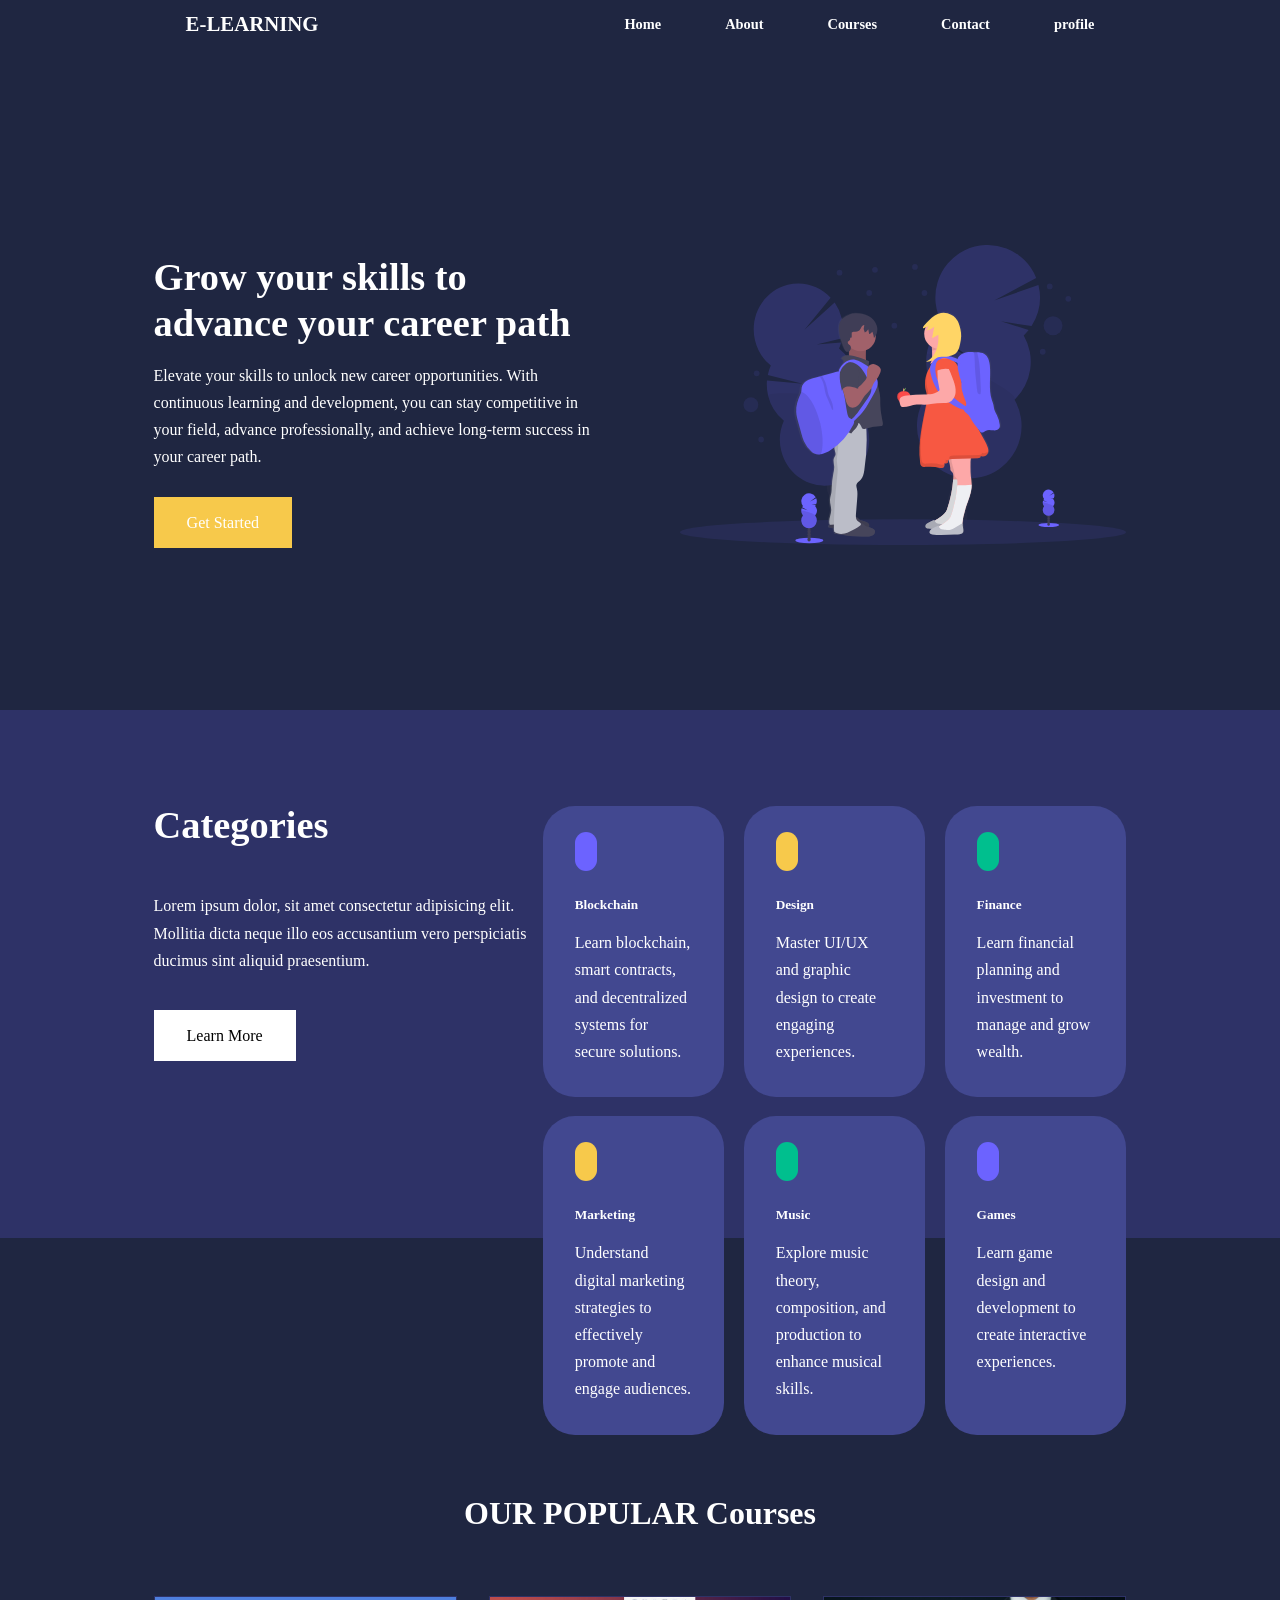
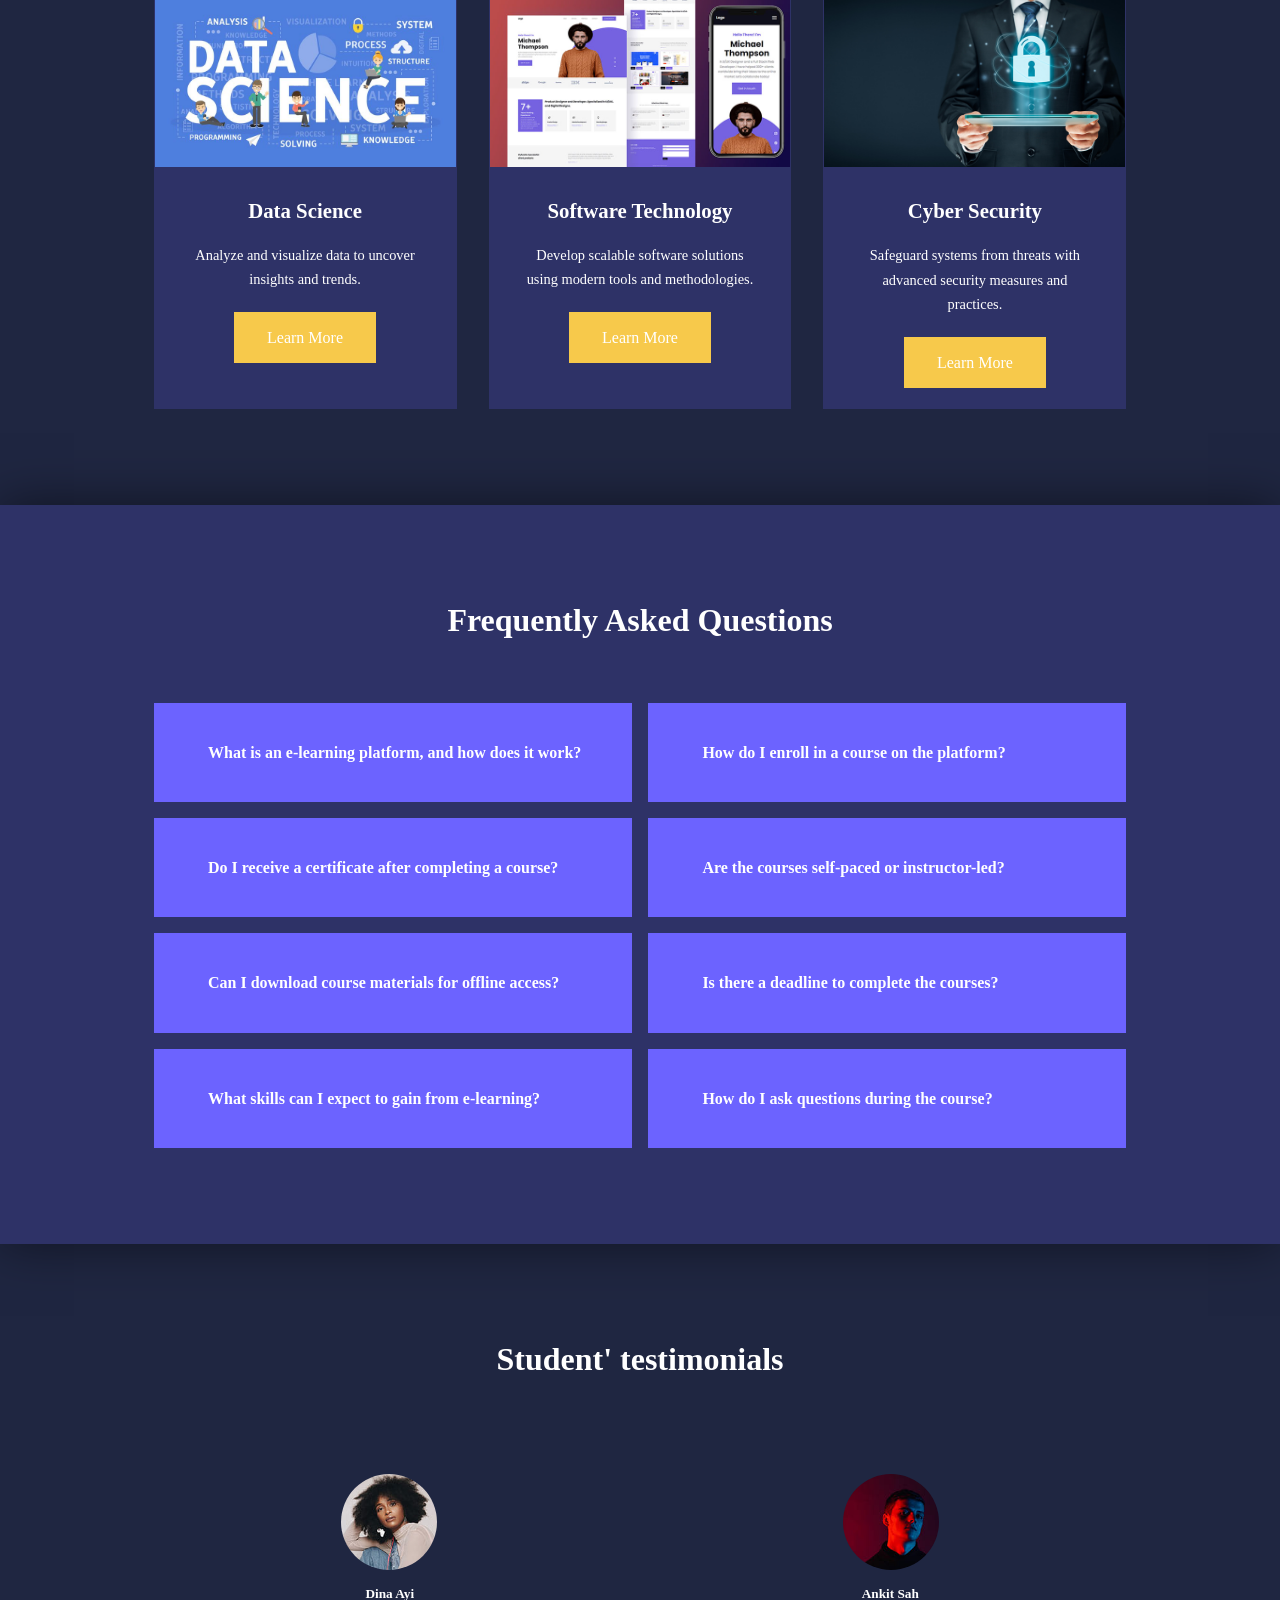
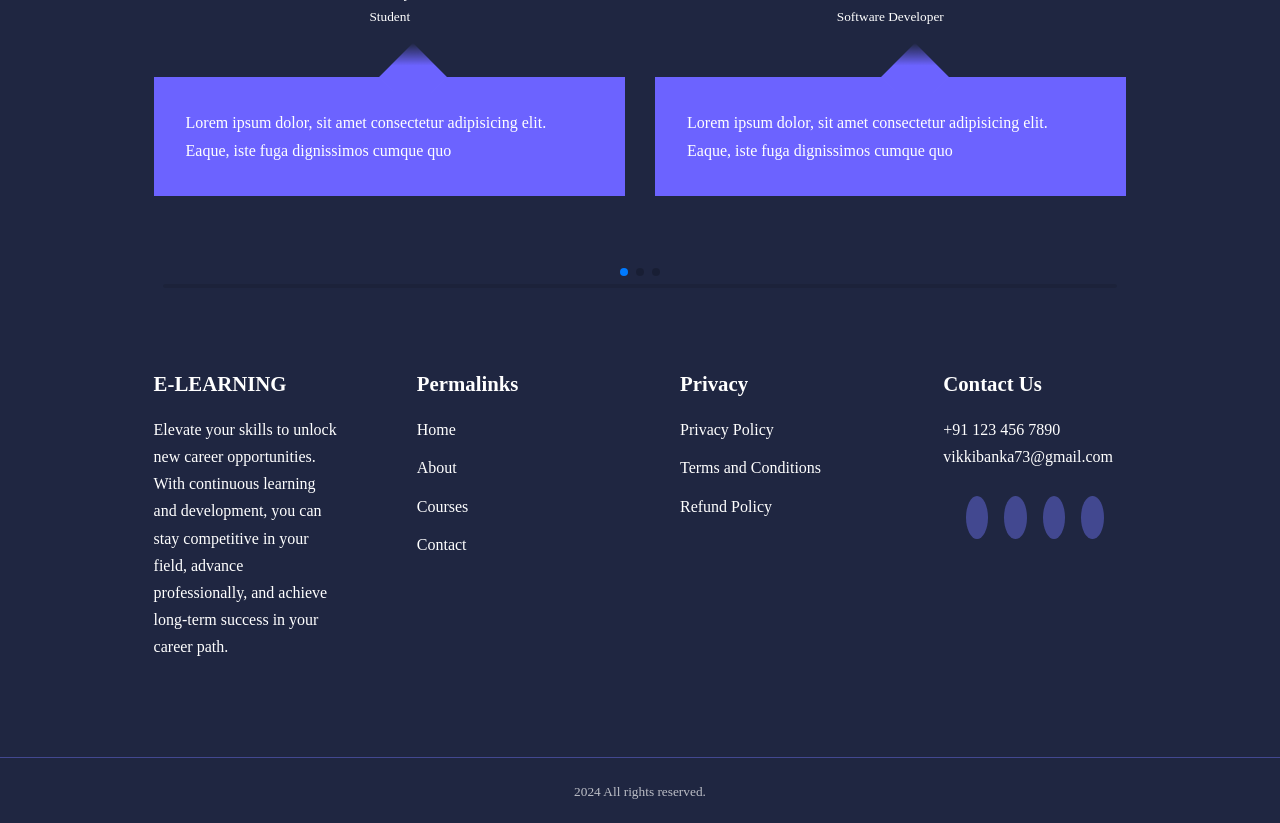
<file: E-LearningWeb/src/main/webapp/index.html>
<!DOCTYPE html>
<html lang="en">

<head>
    <meta charset="UTF-8">
    <meta name="viewport" content="width=device-width, initial-scale=1.0">
    <title>Responsive Multipage Education Website using HTML, CSS, JavaScript</title>
    <!-- ----ICONSCOUT-CDN -->
    <link rel="stylesheet" href="./css/style.css">
    
    <link rel="stylesheet" href="https://unicons.iconscout.com/release/v2.1.6/css/unicons.css">
    <link rel="preconnect" href="https://fonts.googleapis.com">
    <link rel="preconnect" href="https://fonts.gstatic.com" crossorigin>
    <link href="https://fonts.googleapis.com/css2?family=Montserrat:ital,wght@0,100..900;1,100..900&display=swap"
        rel="stylesheet">
    <!-- ---------------Swiper js--------------------- -->
    <link rel="stylesheet" href="https://unpkg.com/swiper/swiper-bundle.min.css" />
    <!-- ----------------closeSwiper------------ -->



</head>

<body>
    <nav>
        <div class="container nav__container">
            <a href="index.html">
                <h4>E-LEARNING</h4>
            </a>
            <ul class="nav__menu">
                <li><a href="index.html">Home</a></li>
                <li><a href="about.html">About</a></li>
                <li><a href="signup.html">Courses</a></li>
                <li><a href="contact.html">Contact</a></li>
                <li><a href="profile.html">profile</a></li>
            </ul>
            <button id="open-menu-btn"><i class="uil uil-bars"></i></button>
            <button id="close-menu-btn"><i class="uil uil-multiply"></i></button>

        </div>
    </nav>

    <!-- END OF NAVBAR -->

    <header>
        <div class="container header__container">
            <div class="header__left">
                <h1>Grow your skills to advance your career path</h1>
                <p>Elevate your skills to unlock new career opportunities. With continuous learning and development, you
                    can stay competitive in your field, advance professionally, and achieve long-term success in your
                    career path.</p>
                <a href="signup.html" class="btn btn-primary" onclick="window.location.href='signup.html'">Get
                    Started</a>
            </div>
            <div class="header__right">
                <div class="header__right-image">
                    <img src="images/header.svg">
                </div>
            </div>
        </div>
    </header>

    <!-- END OF HEADER -->

    <section class="categories">
        <div class="container categories__container">
            <div class="categories__left">
                <h1>Categories</h1>
                <p>Lorem ipsum dolor, sit amet consectetur adipisicing elit. Mollitia dicta neque illo eos accusantium
                    vero perspiciatis ducimus sint aliquid praesentium.</p>
                <a href="#" class="btn">Learn More</a>
            </div>
            <div class="categories__right">
                <article class="category">
                    <span class="category__icon"><i class="uil uil-bitcoin-circle"></i></span>
                    <h5>Blockchain</h5>
                    <p>Learn blockchain, smart contracts, and decentralized systems for secure solutions.

                    </p>
                </article>
                <article class="category">
                    <span class="category__icon"><i class="uil uil-palette"></i></span>
                    <h5>Design</h5>
                    <p>Master UI/UX and graphic design to create engaging experiences.

                    </p>
                </article>
                <article class="category">
                    <span class="category__icon"><i class="uil uil-usd-circle"></i></span>
                    <h5>Finance</h5>
                    <p>Learn financial planning and investment to manage and grow wealth.</p>
                </article>
                <article class="category">
                    <span class="category__icon"><i class="uil uil-megaphone"></i></span>
                    <h5>Marketing</h5>
                    <p>Understand digital marketing strategies to effectively promote and engage audiences.</p>
                </article>
                <article class="category">
                    <span class="category__icon"><i class="uil uil-music"></i></span>
                    <h5>Music</h5>
                    <p>Explore music theory, composition, and production to enhance musical skills.</p>
                </article>
                <article class="category">
                    <span class="category__icon"><i class="uil uil-puzzle-piece"></i></span>
                    <h5>Games</h5>
                    <p>Learn game design and development to create interactive experiences.</p>
                </article>
            </div>
        </div>
    </section>
    <!-- END OF ICON CATEGORY -->

    <!-- OUR POPULAR COURSES -->
    <section class="courses">
        <h2>OUR POPULAR Courses</h2>
        <div class="container courses__container">
            <article class="course">
                <div class="courses__image">
                    <img src="./images/data-science.jpg">
                </div>
                <div class="course__info">
                    <h4>Data Science</h4>
                    <p>Analyze and visualize data to uncover insights and trends.</p>
                    <a href="courses.html" class="btn btn-primary">Learn More</a>
                </div>
            </article>
            <article class="course">
                <div class="courses__image">
                    <img src="./images/course2.jpg">
                </div>
                <div class="course__info">
                    <h4>Software Technology</h4>
                    <p>Develop scalable software solutions using modern tools and methodologies.</p>
                    <a href="courses.html" class="btn btn-primary">Learn More</a>
                </div>
            </article>
            <article class="course">
                <div class="courses__image">
                    <img src="./images/Cyber-Security.jpg">
                </div>
                <div class="course__info">
                    <h4>Cyber Security</h4>
                    <p>Safeguard systems from threats with advanced security measures and practices.</p>
                    <a href="courses.html" class="btn btn-primary">Learn More</a>
                </div>
            </article>
        </div>
    </section>
    <!-- END OF POPULAR COURSES -->

    <!-- FAQ SECTION -->
    <section class="faqs">
        <h2>Frequently Asked Questions</h2>
        <div class="container faqs__container">
            <article class="faq">
                <div class="faq__icon"><i class="uil uil-plus"></i></div>
                <div class="question__answer">
                    <h4>What is an e-learning platform, and how does it work?</h4>
                    <p>An e-learning platform is an integrated set of interactive online services that provide trainers, learners, and others involved in education with information, tools, and resources to support and enhance education delivery and management</p>
                </div>
            </article>

            <article class="faq">
                <div class="faq__icon"><i class="uil uil-plus"></i></div>
                <div class="question__answer">
                    <h4>How do I enroll in a course on the platform?</h4>
                    <p>Enrollment processes vary across platforms. Typically, you need to create an account, browse the course catalog, and select the desired course. Some platforms may require payment or provide access codes for enrollment.</p>
                </div>
            </article>

            <article class="faq">
                <div class="faq__icon"><i class="uil uil-plus"></i></div>
                <div class="question__answer">
                    <h4>Do I receive a certificate after completing a course?</h4>
                    <p>Many e-learning platforms provide certificates upon course completion, which can be valuable for professional development. However, this varies by platform and course, so it's advisable to check the specific course details.</p>
                </div>
            </article>

            <article class="faq">
                <div class="faq__icon"><i class="uil uil-plus"></i></div>
                <div class="question__answer">
                    <h4>Are the courses self-paced or instructor-led?</h4>
                    <p>E-learning platforms offer various formats, including self-paced courses, instructor-led sessions, or a blend of both. The choice depends on the platform and the specific course design.</p>
                </div>
            </article>

            <article class="faq">
                <div class="faq__icon"><i class="uil uil-plus"></i></div>
                <div class="question__answer">
                    <h4>Can I download course materials for offline access?</h4>
                    <p>Some platforms allow downloading course materials for offline use, while others may restrict access to online streaming. Check the platform's features to see if offline access is available.</p>
                </div>
            </article>

            <article class="faq">
                <div class="faq__icon"><i class="uil uil-plus"></i></div>
                <div class="question__answer">
                    <h4>Is there a deadline to complete the courses?</h4>
                    <p>Course completion deadlines vary. Self-paced courses may offer flexible timelines, whereas instructor-led courses might have fixed schedules. Always verify the course duration and any deadlines before enrolling.</p>
                </div>
            </article>

            <article class="faq">
                <div class="faq__icon"><i class="uil uil-plus"></i></div>
                <div class="question__answer">
                    <h4>What skills can I expect to gain from e-learning?</h4>
                    <p>You can gain both soft skills (communication, problem-solving) and hard skills (programming, design) depending on the course content.</p>
                </div>
            </article>

            <article class="faq">
                <div class="faq__icon"><i class="uil uil-plus"></i></div>
                <div class="question__answer">
                    <h4>How do I ask questions during the course?</h4>
                    <p>You can ask questions via discussion forums, live chats, or email communication with instructors or course facilitators.</p>
                </div>
            </article>

            <!-- Add more FAQ articles as needed -->

        </div>
    </section>
    <!-- //------------------End of the faqs------------------// -->

    <section class="container testimonials__container mySwiper">
        <h2>Student' testimonials </h2>
        <div class="swiper-wrapper">

            <article class="testimonial swiper-slide">
                <div class="avatar">
                    <img src="./images/avatar1.jpg">
                </div>
                <div class="testimonial__info">
                    <h5>Dina Ayi</h5>
                    <small>Student</small>
                </div>
                <div class="testimonial__body">
                    <p>Lorem ipsum dolor, sit amet consectetur adipisicing elit. Eaque, iste fuga dignissimos cumque quo
                    </p>
                </div>
            </article>

            <article class="testimonial swiper-slide">
                <div class="avatar">
                    <img src="images/avatar2.jpg">
                </div>
                <div class="testimonial__info">
                    <h5>Ankit Sah</h5>
                    <small>Software Developer</small>
                </div>
                <div class="testimonial__body">
                    <p>Lorem ipsum dolor, sit amet consectetur adipisicing elit. Eaque, iste fuga dignissimos cumque quo
                    </p>
                </div>
            </article>

            <article class="testimonial swiper-slide">
                <div class="avatar">
                    <img src="./images/avatar3.jpg">
                </div>
                <div class="testimonial__info">
                    <h5>Rahul Kumar</h5>
                    <small>Student</small>
                </div>
                <div class="testimonial__body">
                    <p>Lorem ipsum dolor, sit amet consectetur adipisicing elit. Eaque, iste fuga dignissimos cumque quo
                    </p>
                </div>
            </article>

            <article class="testimonial swiper-slide">
                <div class="avatar">
                    <img src="./images/avatar4.jpg">
                </div>
                <div class="testimonial__info">
                    <h5>Er. Reshmi</h5>
                    <small>Full Stack Developer</small>
                </div>
                <div class="testimonial__body">
                    <p>Lorem ipsum dolor, sit amet consectetur adipisicing elit. Eaque, iste fuga dignissimos cumque quo
                    </p>
                </div>
            </article>

        </div>
        <!-- If we need pagination -->
        <div class="swiper-pagination"></div>



        <!-- If we need scrollbar -->
        <div class="swiper-scrollbar"></div>
    </section>

    <!-- ------------------------footer start--------------------------------- -->
    <footer>
        <div class="container footer__container">
            <div class="footer__1">
                <a href="index.html" class="footer__logo">
                    <h4>E-LEARNING</h4>
                </a>
                <p>Elevate your skills to unlock new career opportunities. With continuous learning and development, you can stay competitive in your field, advance professionally, and achieve long-term success in your career path.</p>
            </div>
            <div class="footer__2">
                <h4>Permalinks</h4>
                <ul class="permalinks">
                    <li><a href="index.html">Home</a></li>
                    <li><a href="about.html">About</a></li>
                    <li><a href="courses.html">Courses</a></li>
                    <li><a href="contact.html">Contact</a></li>
                </ul>
            </div>
            <div class="footer__3">
                <h4>Privacy</h4>
                <ul class="privacy">
                    <li><a href="#">Privacy Policy</a></li>
                    <li><a href="#">Terms and Conditions</a></li>
                    <li><a href="#">Refund Policy</a></li>
                </ul>
            </div>
            <div class="footer__4">
                <h4>Contact Us</h4>
                <div>
                    <p>+91 123 456 7890</p>
                    <p>vikkibanka73@gmail.com</p>
                </div>
                <ul class="footer__socials">
                    <li><a href="https://www.facebook.com/vikki.rathour.90?mibextid=ZbWKwL"><i
                                class="uil uil-facebook-f"></i></a></li>
                    <li><a href="https://www.instagram.com/vikkirajput45?igsh=MWZ1MjQ4NHAya2oxMQ=="><i
                                class="uil uil-instagram"></i></a></li>
                    <li><a href="#"><i class="uil uil-twitter"></i></a></li>
                    <li><a
                            href="https://www.linkedin.com/in/vishwajeet-kumar-840251307?utm_source=share&utm_campaign=share_via&utm_content=profile&utm_medium=android_app"><i
                                class="uil uil-linkedin"></i></a></li>
                </ul>
            </div>
        </div>

        </div>
        <div class="footer__copyright">
            <small> 2024 All rights reserved.</small>
    </footer>
    <!-- ------------------------footer end--------------------------------- -->

    <!-- SWIPER JS -->
    <script src="https://unpkg.com/swiper/swiper-bundle.min.js"></script>

    <!-- JavaScript code for Swiper initialization -->
    <script>
        var swiper = new Swiper('.mySwiper', {
            slidesPerView: 1,
            spaceBetween: 30,
            pagination: {
                el: '.swiper-pagination',
                clickable: true,
            },
            breakpoints: {
                600: {
                    slidesPerView: 2
                }
            }
        });
    </script>
    <!-- Custom JS -->
    <script src="./main.js"></script>

</body>

</html>
</file>
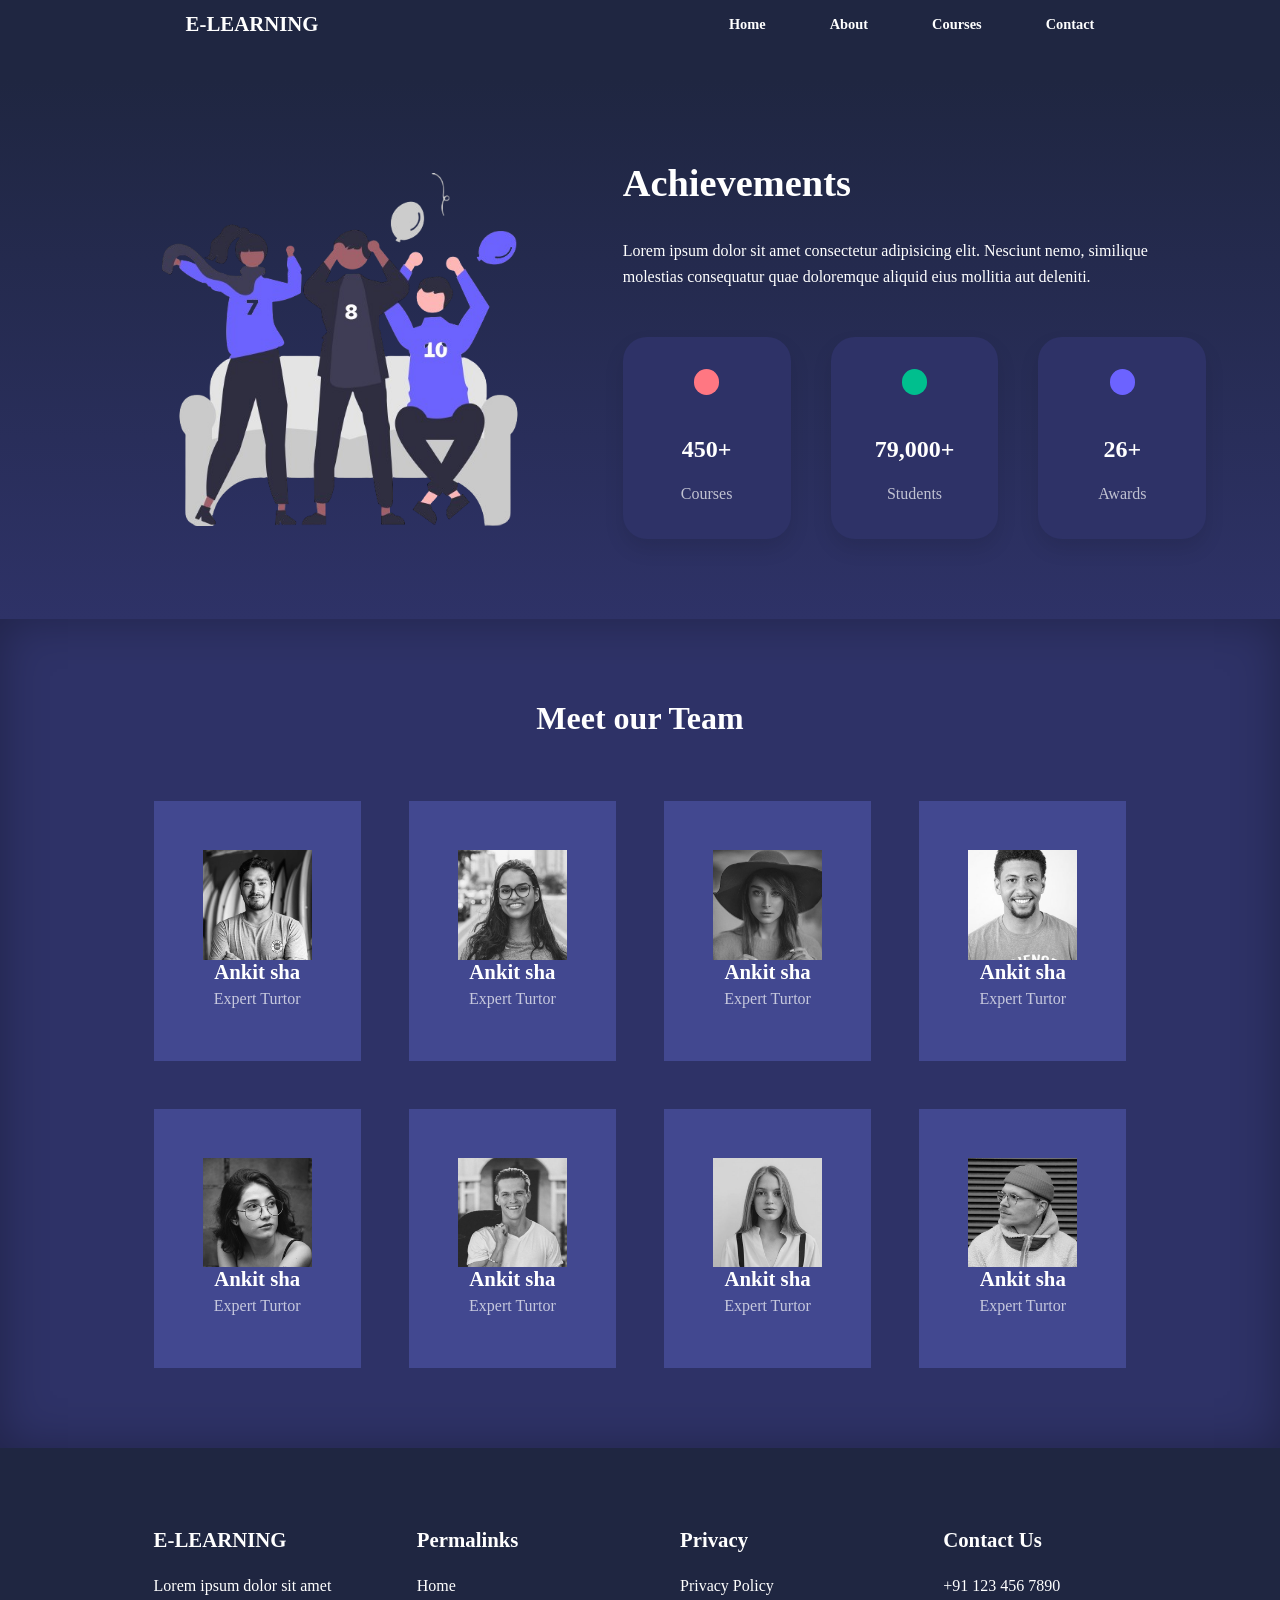
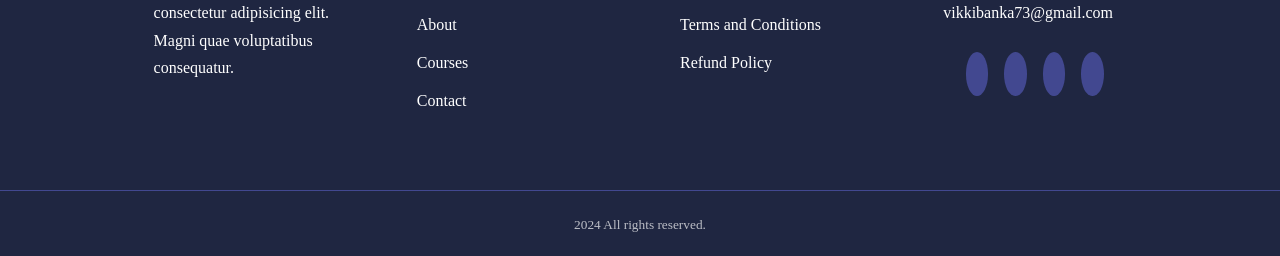
<file: E-LearningWeb/src/main/webapp/about.html>
<!DOCTYPE html>
<html lang="en">

<head>
    <meta charset="UTF-8">
    <meta name="viewport" content="width=device-width, initial-scale=1.0">
    <title>Responsive Multipage Education Website using HTML, CSS, JavaScript</title>
    <!-- ----ICONSCOUT-CDN -->
    <link rel="stylesheet" href="./css/style.css">
    <link rel="stylesheet" href="./css/about.css">
    <link rel="stylesheet" href="https://unicons.iconscout.com/release/v2.1.6/css/unicons.css">
    <link rel="preconnect" href="https://fonts.googleapis.com">
    <link rel="preconnect" href="https://fonts.gstatic.com" crossorigin>
    <link href="https://fonts.googleapis.com/css2?family=Montserrat:ital,wght@0,100..900;1,100..900&display=swap"
        rel="stylesheet">
 



</head>

<body>
    <nav>
        <div class="container nav__container">
            <a href="index.html">
                <h4>E-LEARNING</h4>
            </a>
            <ul class="nav__menu">
                <li><a href="index.html">Home</a></li>
                <li><a href="about.html">About</a></li>
                <li><a href="signup.html">Courses</a></li>
                <li><a href="contact.html">Contact</a></li>
            </ul>
            <button id="open-menu-btn"><i class="uil uil-bars"></i></button>
            <button id="close-menu-btn"><i class="uil uil-multiply"></i></button>

        </div>
    </nav>




    <section class="about__achievements">
        <div class="container about__achievements-container">
            <div class="about__achievements-left">
         <img src="./images/About.png">
            </div>
            <div class="about__achievements-right">
            <h1>Achievements</h1>
            <p>Lorem ipsum dolor sit amet consectetur adipisicing elit. Nesciunt nemo, similique molestias consequatur
                quae doloremque aliquid eius mollitia aut deleniti.</p>

                <div class="achievements__cards">
                    <article class="achievement__card">
                        <span class="achievement__icon">
                        <i class="uil uil-video"></i>
                    </span>
                    <h3>450+</h3>
                    <p>Courses</p>
                    </article>


                    <article class="achievement__card">
                        <span class="achievement__icon">
                            <i class="uil uil-user"></i>
                    </span>
                    <h3>79,000+</h3>
                    <p>Students</p>
                    </article>

                    <article class="achievement__card">
                        <span class="achievement__icon">
                            <i class="uil uil-trophy"></i>
                    </span>
                    <h3>26+</h3>
                    <p>Awards</p>
                    </article>
                </div>
            </div>
        </div>
    </section>
<!-- ------------End of achievement------ --->

<!-- Start of the team section-------------- -->

<section class="team">
    <h2>Meet our Team</h2>
    <div class="container team__container">

        
        <article class="team__member">
            <div class="team__member-image">
                <img src="./images/tm1.jpg">
            </div>
            <div class="team__member-info">
                <h4>Ankit sha</h4>
                <p>Expert Turtor</p>
            </div>
            <div class="team__member-socials">
                <a href="https://instagram.com" target="_blank"><i class="uil uil-instagram"></i></a>
                <a href="https://Twitter.com" target="_blank"><i class="uil uil-twitter-alt"></i></a>
                <a href="https://Linkedin.com" target="_blank"><i class="uil uil-linkedin-alt"></i></a>
            </div>
        </article>






        <article class="team__member">
            <div class="team__member-image">
                <img src="./images/tm2.jpg">
            </div>
            <div class="team__member-info">
                <h4>Ankit sha</h4>
                <p>Expert Turtor</p>
            </div>
            <div class="team__member-socials">
                <a href="https://instagram.com" target="_blank"><i class="uil uil-instagram"></i></a>
                <a href="https://Twitter.com" target="_blank"><i class="uil uil-twitter-alt"></i></a>
                <a href="https://Linkedin.com" target="_blank"><i class="uil uil-linkedin-alt"></i></a>
            </div>
        </article>


        <article class="team__member">
            <div class="team__member-image">
                <img src="./images/tm3.jpg">
            </div>
            <div class="team__member-info">
                <h4>Ankit sha</h4>
                <p>Expert Turtor</p>
            </div>
            <div class="team__member-socials">
                <a href="https://instagram.com" target="_blank"><i class="uil uil-instagram"></i></a>
                <a href="https://Twitter.com" target="_blank"><i class="uil uil-twitter-alt"></i></a>
                <a href="https://Linkedin.com" target="_blank"><i class="uil uil-linkedin-alt"></i></a>
            </div>
        </article>


        <article class="team__member">
            <div class="team__member-image">
                <img src="./images/tm4.jpg">
            </div>
            <div class="team__member-info">
                <h4>Ankit sha</h4>
                <p>Expert Turtor</p>
            </div>
            <div class="team__member-socials">
                <a href="https://instagram.com" target="_blank"><i class="uil uil-instagram"></i></a>
                <a href="https://Twitter.com" target="_blank"><i class="uil uil-twitter-alt"></i></a>
                <a href="https://Linkedin.com" target="_blank"><i class="uil uil-linkedin-alt"></i></a>
            </div>
        </article>


        <article class="team__member">
            <div class="team__member-image">
                <img src="./images/tm5.jpg">
            </div>
            <div class="team__member-info">
                <h4>Ankit sha</h4>
                <p>Expert Turtor</p>
            </div>
            <div class="team__member-socials">
                <a href="https://instagram.com" target="_blank"><i class="uil uil-instagram"></i></a>
                <a href="https://Twitter.com" target="_blank"><i class="uil uil-twitter-alt"></i></a>
                <a href="https://Linkedin.com" target="_blank"><i class="uil uil-linkedin-alt"></i></a>
            </div>
        </article>


        <article class="team__member">
            <div class="team__member-image">
                <img src="./images/tm6.jpg">
            </div>
            <div class="team__member-info">
                <h4>Ankit sha</h4>
                <p>Expert Turtor</p>
            </div>
            <div class="team__member-socials">
                <a href="https://instagram.com" target="_blank"><i class="uil uil-instagram"></i></a>
                <a href="https://Twitter.com" target="_blank"><i class="uil uil-twitter-alt"></i></a>
                <a href="https://Linkedin.com" target="_blank"><i class="uil uil-linkedin-alt"></i></a>
            </div>
        </article>

        <article class="team__member">
            <div class="team__member-image">
                <img src="./images/tm7.jpg">
            </div>
            <div class="team__member-info">
                <h4>Ankit sha</h4>
                <p>Expert Turtor</p>
            </div>
            <div class="team__member-socials">
                <a href="https://instagram.com" target="_blank"><i class="uil uil-instagram"></i></a>
                <a href="https://Twitter.com" target="_blank"><i class="uil uil-twitter-alt"></i></a>
                <a href="https://Linkedin.com" target="_blank"><i class="uil uil-linkedin-alt"></i></a>
            </div>
        </article>

        <article class="team__member">
            <div class="team__member-image">
                <img src="./images/tm8.jpg">
            </div>
            <div class="team__member-info">
                <h4>Ankit sha</h4>
                <p>Expert Turtor</p>
            </div>
            <div class="team__member-socials">
                <a href="https://instagram.com" target="_blank"><i class="uil uil-instagram"></i></a>
                <a href="https://Twitter.com" target="_blank"><i class="uil uil-twitter-alt"></i></a>
                <a href="https://Linkedin.com" target="_blank"><i class="uil uil-linkedin-alt"></i></a>
            </div>
        </article>

       <!-- End of the team section------------------------------------ -->

    


    </div>
</section>
















    <footer>
        <div class="container footer__container">
            <div class="footer__1">
                <a href="index.html" class="footer__logo">
                    <h4>E-LEARNING</h4>
                </a>
                <p>Lorem ipsum dolor sit amet consectetur adipisicing elit. Magni quae voluptatibus consequatur.</p>
            </div>
            <div class="footer__2">
                <h4>Permalinks</h4>
                <ul class="permalinks">
                    <li><a href="index.html">Home</a></li>
                    <li><a href="about.html">About</a></li>
                    <li><a href="courses.html">Courses</a></li>
                    <li><a href="contact.html">Contact</a></li>
                </ul>
            </div>
            <div class="footer__3">
                <h4>Privacy</h4>
                <ul class="privacy">
                    <li><a href="#">Privacy Policy</a></li>
                    <li><a href="#">Terms and Conditions</a></li>
                    <li><a href="#">Refund Policy</a></li>
                </ul>
            </div>
            <div class="footer__4">
                <h4>Contact Us</h4>
                <div>
                    <p>+91 123 456 7890</p>
                    <p>vikkibanka73@gmail.com</p>
                </div>
                <ul class="footer__socials">
                    <li><a href="https://www.facebook.com/vikki.rathour.90?mibextid=ZbWKwL"><i
                                class="uil uil-facebook-f"></i></a></li>
                    <li><a href="https://www.instagram.com/vikkirajput45?igsh=MWZ1MjQ4NHAya2oxMQ=="><i
                                class="uil uil-instagram"></i></a></li>
                    <li><a href="#"><i class="uil uil-twitter"></i></a></li>
                    <li><a
                            href="https://www.linkedin.com/in/vishwajeet-kumar-840251307?utm_source=share&utm_campaign=share_via&utm_content=profile&utm_medium=android_app"><i
                                class="uil uil-linkedin"></i></a></li>
                </ul>
            </div>
        </div>

        </div>
        <div class="footer__copyright">
            <small> 2024 All rights reserved.</small>
    </footer>
    <!-- ------------------------footer end--------------------------------- -->

    <!-- SWIPER JS -->
    <script src="https://unpkg.com/swiper/swiper-bundle.min.js"></script>

    <!-- JavaScript code for Swiper initialization -->

    <!-- Custom JS -->
    <script src="./main.js"></script>

</body>

</html>
</file>
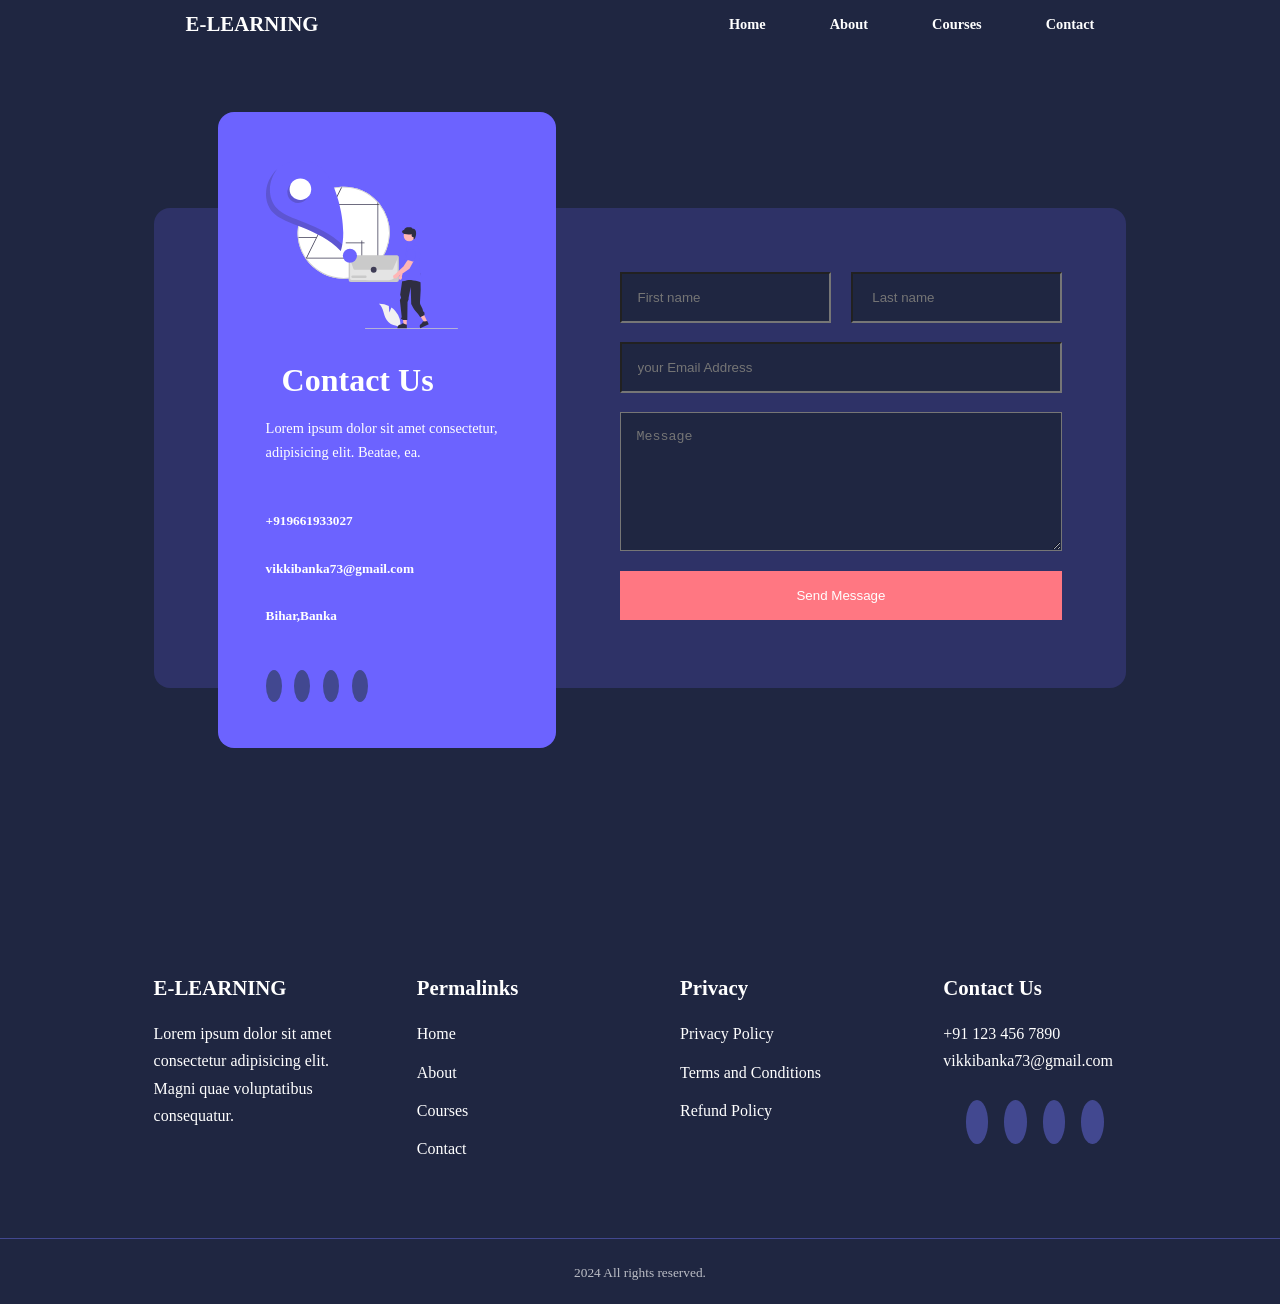
<file: E-LearningWeb/src/main/webapp/contact.html>
<!DOCTYPE html>
<html lang="en">

<head>
    <meta charset="UTF-8">
    <meta name="viewport" content="width=device-width, initial-scale=1.0">
    <title>Responsive Multipage Education Website using HTML, CSS, JavaScript</title>
    <!-- ----ICONSCOUT-CDN -->
    <link rel="stylesheet" href="./css/style.css">
    <link rel="stylesheet" href="./css/about.css">
    <link rel="stylesheet" href="./css/courses.css">
    <link rel="stylesheet" href="./css/contact.css">
    <link rel="stylesheet" href="https://unicons.iconscout.com/release/v2.1.6/css/unicons.css">
    <link rel="preconnect" href="https://fonts.googleapis.com">
    <link rel="preconnect" href="https://fonts.gstatic.com" crossorigin>
    <link href="https://fonts.googleapis.com/css2?family=Montserrat:ital,wght@0,100..900;1,100..900&display=swap"
        rel="stylesheet">

        
</head>

<body>
    <nav>
        <div class="container nav__container">
            <a href="index.html">
                <h4>E-LEARNING</h4>
            </a>
            <ul class="nav__menu">
                <li><a href="index.html">Home</a></li>
                <li><a href="about.html">About</a></li>
                <li><a href="signup.html">Courses</a></li>
                <li><a href="contact.html">Contact</a></li>
            </ul>
            <button id="open-menu-btn"><i class="uil uil-bars"></i></button>
            <button id="close-menu-btn"><i class="uil uil-multiply"></i></button>

        </div>
    </nav>


<!-- end of nav bar-- -->




<section class="contact">
    <div class="container contact__container">
        <aside class="contact__aside">
            <div class="aside__image">
<img src="./images/contact.svg">
            </div>
            <h2>Contact Us</h2>
            <p>Lorem ipsum dolor sit amet consectetur, adipisicing elit. Beatae, ea.
            </p>
            <ul class="contact__details">
                <li>
                    <i class="uil uil-calling"></i>
                    <h5>+919661933027</h5>
                </li>
                <li>
                    <i class="uil uil-envelope-add"></i>
                    <h5>vikkibanka73@gmail.com</h5>
                </li>
                <li>
                    <i class="uil uil-location-point"></i>
                    <h5>Bihar,Banka</h5>
                </li>
            </ul>

            <ul class="contact__socials">
                    <li><a href="https://www.facebook.com/vikki.rathour.90?mibextid=ZbWKwL"><i class="uil uil-facebook-f"></i></a></li>
                    <li><a href="https://www.instagram.com/vikkirajput45?igsh=MWZ1MjQ4NHAya2oxMQ=="><i class="uil uil-instagram"></i></a></li>
                    <li><a href="#"><i class="uil uil-twitter"></i></a></li>
                    <li><a href="https://www.linkedin.com/in/vishwajeet-kumar-840251307?utm_source=share&utm_campaign=share_via&utm_content=profile&utm_medium=android_app"><i class="uil uil-linkedin"></i></a></li>
                </ul>
        </aside>













<form class="contact__form">
    <div class="form__name">
        <input type="text" name="First Name" placeholder="First name" required>
        <input type="text" name="Last Name" placeholder=" Last name" required>
    </div>
    <input type="email" name="Email Address" placeholder="your Email Address" required>

    <textarea name="Message" rows="7" placeholder="Message" required></textarea>
    <button type="submit" class="btn btn-primary">Send Message</button>
</form>




    </div>
</section>















    <footer>
        <div class="container footer__container">
            <div class="footer__1">
                <a href="index.html" class="footer__logo">
                    <h4>E-LEARNING</h4>
                </a>
                <p>Lorem ipsum dolor sit amet consectetur adipisicing elit. Magni quae voluptatibus consequatur.</p>
            </div>
            <div class="footer__2">
                <h4>Permalinks</h4>
                <ul class="permalinks">
                    <li><a href="index.html">Home</a></li>
                    <li><a href="about.html">About</a></li>
                    <li><a href="courses.html">Courses</a></li>
                    <li><a href="contact.html">Contact</a></li>
                </ul>
            </div>
            <div class="footer__3">
                <h4>Privacy</h4>
                <ul class="privacy">
                    <li><a href="#">Privacy Policy</a></li>
                    <li><a href="#">Terms and Conditions</a></li>
                    <li><a href="#">Refund Policy</a></li>
                </ul>
            </div>
            <div class="footer__4">
                <h4>Contact Us</h4>
                <div>
                    <p>+91 123 456 7890</p>
                    <p>vikkibanka73@gmail.com</p>
                </div>
                <ul class="footer__socials">
                    <li><a href="https://www.facebook.com/vikki.rathour.90?mibextid=ZbWKwL"><i
                                class="uil uil-facebook-f"></i></a></li>
                    <li><a href="https://www.instagram.com/vikkirajput45?igsh=MWZ1MjQ4NHAya2oxMQ=="><i
                                class="uil uil-instagram"></i></a></li>
                    <li><a href="#"><i class="uil uil-twitter"></i></a></li>
                    <li><a
                            href="https://www.linkedin.com/in/vishwajeet-kumar-840251307?utm_source=share&utm_campaign=share_via&utm_content=profile&utm_medium=android_app"><i
                                class="uil uil-linkedin"></i></a></li>
                </ul>
            </div>
        </div>

        </div>
        <div class="footer__copyright">
            <small> 2024 All rights reserved.</small>
    </footer>
    <!-- ------------------------footer end--------------------------------- -->

    <!-- SWIPER JS -->
    <script src="https://unpkg.com/swiper/swiper-bundle.min.js"></script>

    <!-- JavaScript code for Swiper initialization -->

    <!-- Custom JS -->
    <script src="./main.js"></script>

</body>

</html>
</file>
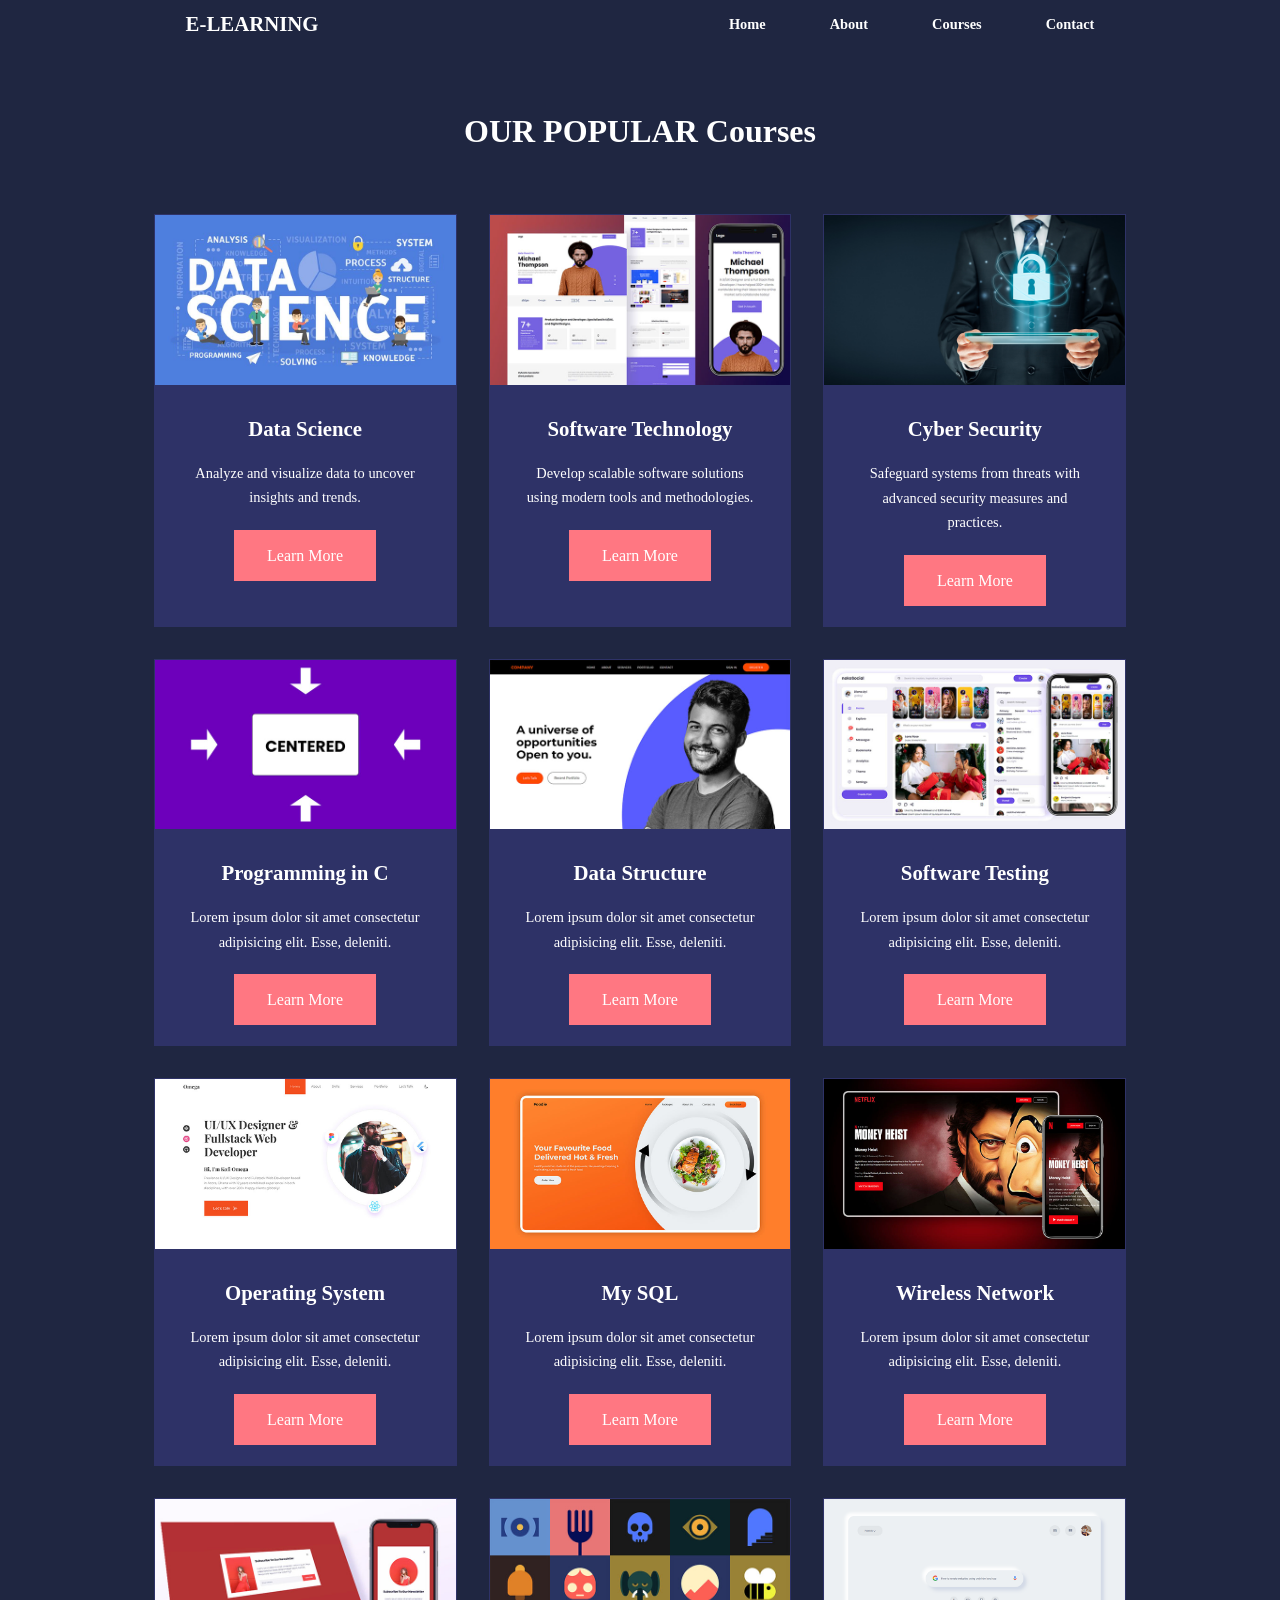
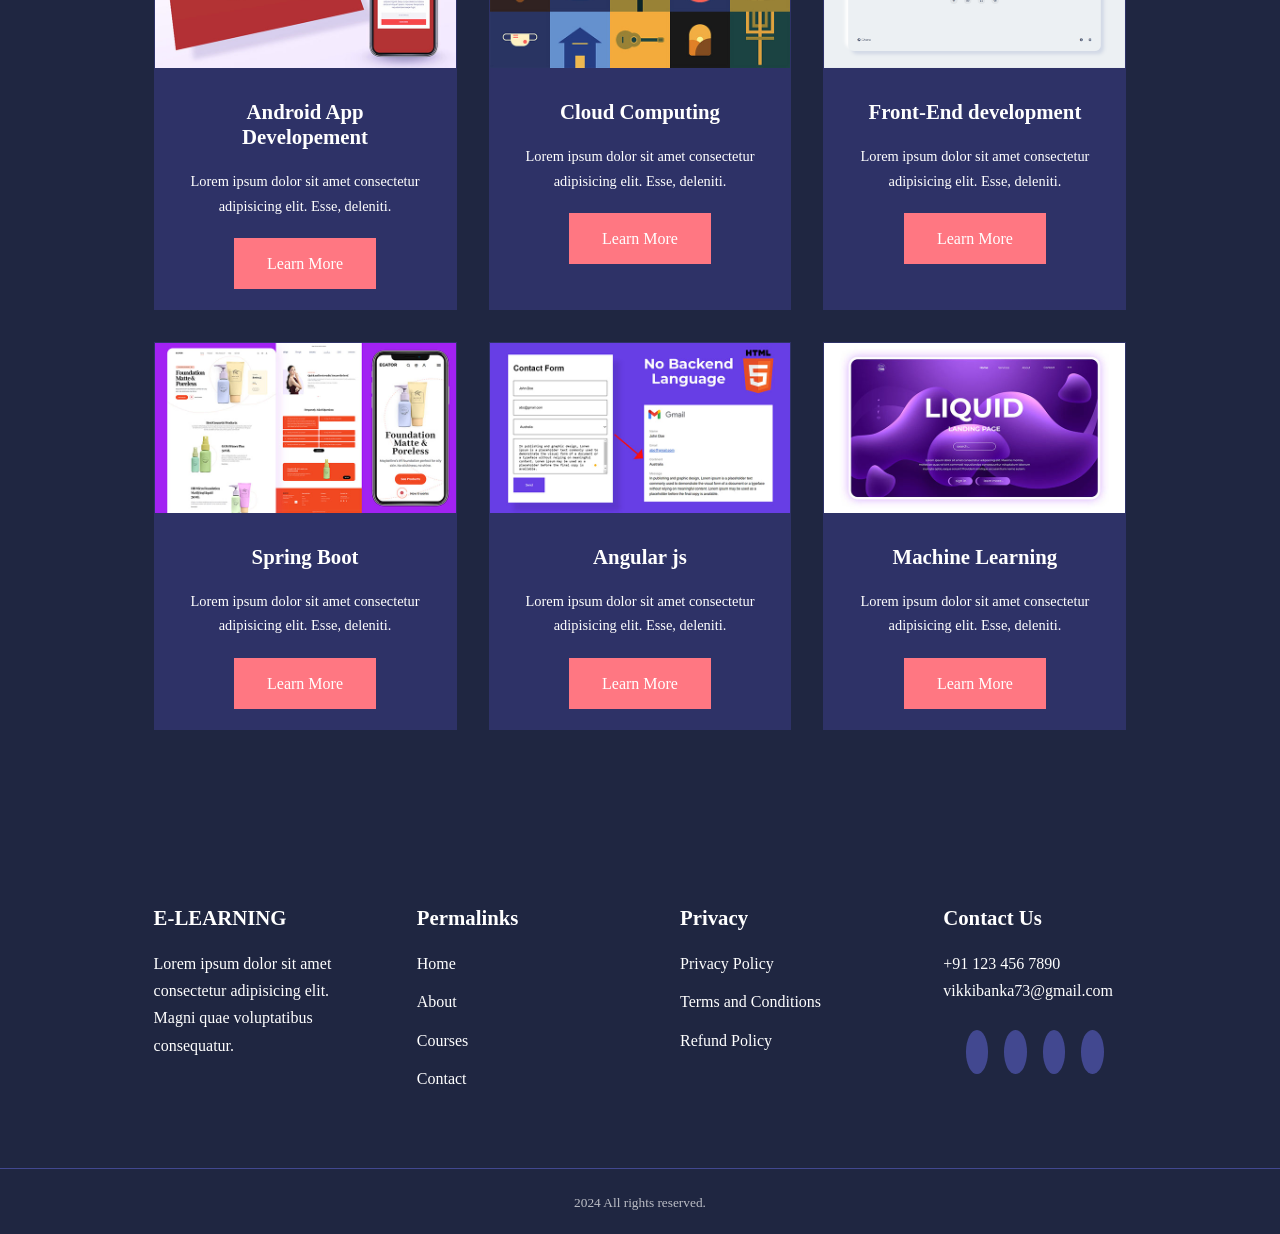
<file: E-LearningWeb/src/main/webapp/courses.html>
<!DOCTYPE html>
<html lang="en">

<head>
    <meta charset="UTF-8">
    <meta name="viewport" content="width=device-width, initial-scale=1.0">
    <title>Responsive Multipage Education Website using HTML, CSS, JavaScript</title>
    <!-- ----ICONSCOUT-CDN -->
    <link rel="stylesheet" href="./css/style.css">
    <link rel="stylesheet" href="./css/about.css">
    <link rel="stylesheet" href="./css/courses.css">
    <link rel="stylesheet" href="https://unicons.iconscout.com/release/v2.1.6/css/unicons.css">
    <link rel="preconnect" href="https://fonts.googleapis.com">
    <link rel="preconnect" href="https://fonts.gstatic.com" crossorigin>
    <link href="https://fonts.googleapis.com/css2?family=Montserrat:ital,wght@0,100..900;1,100..900&display=swap" rel="stylesheet">
</head>

<body>
    <nav>
        <div class="container nav__container">
            <a href="index.html">
                <h4>E-LEARNING</h4>
            </a>
            <ul class="nav__menu">
                <li><a href="index.html">Home</a></li>
                <li><a href="about.html">About</a></li>
                <li><a href="signup.html">Courses</a></li>
                <li><a href="contact.html">Contact</a></li>
            </ul>
            <button id="open-menu-btn"><i class="uil uil-bars"></i></button>
            <button id="close-menu-btn"><i class="uil uil-multiply"></i></button>
        </div>
    </nav>

    <!-- OUR POPULAR COURSES -->
    <section class="courses">
        <h2>OUR POPULAR Courses</h2>
        <div class="container courses__container">
            <article class="course">
                <div class="courses__image">
                    <img src="./images/data-science.jpg" alt="Course 1">
                </div>
                <div class="course__info">
                    <h4>Data Science</h4>
                    <p>Analyze and visualize data to uncover insights and trends.</p>
                    <a href="registration.html" class="btn btn-primary">Learn More</a>
                </div>
            </article>

            <article class="course">
                <div class="courses__image">
                    <img src="./images/course2.jpg" alt="Course 2">
                </div>
                <div class="course__info">
                    <h4>Software Technology</h4>
                    <p>Develop scalable software solutions using modern tools and methodologies.</p>
                    <a href="registration.html" class="btn btn-primary">Learn More</a>
                </div>
            </article>

            <article class="course">
                <div class="courses__image">
                    <img src="./images/Cyber-Security.jpg" alt="Course 3">
                </div>
                <div class="course__info">
                    <h4>Cyber Security</h4>
                    <p>Safeguard systems from threats with advanced security measures and practices.</p>
                    <a href="registration.html" class="btn btn-primary">Learn More</a>
                </div>
            </article>

            <article class="course">
                <div class="courses__image">
                    <img src="./images/course4.jpg" alt="Course 4">
                </div>
                <div class="course__info">
                    <h4>Programming in C</h4>
                    <p>Lorem ipsum dolor sit amet consectetur adipisicing elit. Esse, deleniti.</p>
                    <a href="registration.html" class="btn btn-primary">Learn More</a>
                </div>
            </article>

            <article class="course">
                <div class="courses__image">
                    <img src="./images/course5.jpg" alt="Course 5">
                </div>
                <div class="course__info">
                    <h4>Data Structure</h4>
                    <p>Lorem ipsum dolor sit amet consectetur adipisicing elit. Esse, deleniti.</p>
                    <a href="registration.html" class="btn btn-primary">Learn More</a>
                </div>
            </article>

            <article class="course">
                <div class="courses__image">
                    <img src="./images/course6.jpg" alt="Course 6">
                </div>
                <div class="course__info">
                    <h4>Software Testing</h4>
                    <p>Lorem ipsum dolor sit amet consectetur adipisicing elit. Esse, deleniti.</p>
                    <a href="registration.html" class="btn btn-primary">Learn More</a>
                </div>
            </article>

            <article class="course">
                <div class="courses__image">
                    <img src="./images/course7.jpg" alt="Course 7">
                </div>
                <div class="course__info">
                    <h4>Operating System</h4>
                    <p>Lorem ipsum dolor sit amet consectetur adipisicing elit. Esse, deleniti.</p>
                    <a href="registration.html" class="btn btn-primary">Learn More</a>
                </div>
            </article>

            <article class="course">
                <div class="courses__image">
                    <img src="./images/course8.jpg" alt="Course 8">
                </div>
                <div class="course__info">
                    <h4>My SQL</h4>
                    <p>Lorem ipsum dolor sit amet consectetur adipisicing elit. Esse, deleniti.</p>
                    <a href="registration.html" class="btn btn-primary">Learn More</a>
                </div>
            </article>

            <article class="course">
                <div class="courses__image">
                    <img src="./images/course9.jpg" alt="Course 9">
                </div>
                <div class="course__info">
                    <h4>Wireless Network</h4>
                    <p>Lorem ipsum dolor sit amet consectetur adipisicing elit. Esse, deleniti.</p>
                    <a href="registration.html" class="btn btn-primary">Learn More</a>
                </div>
            </article>

            <article class="course">
                <div class="courses__image">
                    <img src="./images/course10.jpg" alt="Course 10">
                </div>
                <div class="course__info">
                    <h4> Android App Developement</h4>
                    <p>Lorem ipsum dolor sit amet consectetur adipisicing elit. Esse, deleniti.</p>
                    <a href="registration.html" class="btn btn-primary">Learn More</a>
                </div>
            </article>

            <article class="course">
                <div class="courses__image">
                    <img src="./images/course11.jpg" alt="Course 11">
                </div>
                <div class="course__info">
                    <h4>Cloud Computing</h4>
                    <p>Lorem ipsum dolor sit amet consectetur adipisicing elit. Esse, deleniti.</p>
                    <a href="registration.html" class="btn btn-primary">Learn More</a>
                </div>
            </article>

            <article class="course">
                <div class="courses__image">
                    <img src="./images/course12.jpg" alt="Course 12">
                </div>
                <div class="course__info">
                    <h4>Front-End development</h4>
                    <p>Lorem ipsum dolor sit amet consectetur adipisicing elit. Esse, deleniti.</p>
                    <a href="registration.html" class="btn btn-primary">Learn More</a>
                </div>
            </article>

            <article class="course">
                <div class="courses__image">
                    <img src="./images/course13.jpg" alt="Course 13">
                </div>
                <div class="course__info">
                    <h4>Spring Boot</h4>
                    <p>Lorem ipsum dolor sit amet consectetur adipisicing elit. Esse, deleniti.</p>
                    <a href="registration.html" class="btn btn-primary">Learn More</a>
                </div>
            </article>

            <article class="course">
                <div class="courses__image">
                    <img src="./images/course14.jpg" alt="Course 14">
                </div>
                <div class="course__info">
                    <h4>Angular js</h4>
                    <p>Lorem ipsum dolor sit amet consectetur adipisicing elit. Esse, deleniti.</p>
                    <a href="registration.html" class="btn btn-primary">Learn More</a>
                </div>
            </article>

            <article class="course">
                <div class="courses__image">
                    <img src="./images/course15.jpg" alt="Course 15">
                </div>
                <div class="course__info">
                    <h4>Machine Learning </h4>
                    <p>Lorem ipsum dolor sit amet consectetur adipisicing elit. Esse, deleniti.</p>
                    <a href="registration.html" class="btn btn-primary">Learn More</a>
                </div>
            </article>

        </div>
    </section>
    <!-- END OF POPULAR COURSES -->

    <footer>
        <div class="container footer__container">
            <div class="footer__1">
                <a href="index.html" class="footer__logo">
                    <h4>E-LEARNING</h4>
                </a>
                <p>Lorem ipsum dolor sit amet consectetur adipisicing elit. Magni quae voluptatibus consequatur.</p>
            </div>
            <div class="footer__2">
                <h4>Permalinks</h4>
                <ul class="permalinks">
                    <li><a href="index.html">Home</a></li>
                    <li><a href="about.html">About</a></li>
                    <li><a href="courses.html">Courses</a></li>
                    <li><a href="contact.html">Contact</a></li>
                </ul>
            </div>
            <div class="footer__3">
                <h4>Privacy</h4>
                <ul class="privacy">
                    <li><a href="#">Privacy Policy</a></li>
                    <li><a href="#">Terms and Conditions</a></li>
                    <li><a href="#">Refund Policy</a></li>
                </ul>
            </div>
            <div class="footer__4">
                <h4>Contact Us</h4>
                <div>
                    <p>+91 123 456 7890</p>
                    <p>vikkibanka73@gmail.com</p>
                </div>
                <ul class="footer__socials">
                    <li><a href="https://www.facebook.com/vikki.rathour.90?mibextid=ZbWKwL"><i class="uil uil-facebook-f"></i></a></li>
                    <li><a href="https://www.instagram.com/vikkirajput45?igsh=MWZ1MjQ4NHAya2oxMQ=="><i class="uil uil-instagram"></i></a></li>
                    <li><a href="#"><i class="uil uil-twitter"></i></a></li>
                    <li><a href="https://www.linkedin.com/in/vishwajeet-kumar-840251307?utm_source=share&utm_campaign=share_via&utm_content=profile&utm_medium=android_app"><i class="uil uil-linkedin"></i></a></li>
                </ul>
            </div>
        </div>
        <div class="footer__copyright">
            <small> 2024 All rights reserved.</small>
        </div>
    </footer>
    <!-- ------------------------footer end--------------------------------- -->

    <!-- SWIPER JS -->
    <script src="https://unpkg.com/swiper/swiper-bundle.min.js"></script>

    <!-- JavaScript code for Swiper initialization -->

    <!-- Custom JS -->
    <script src="./main.js"></script>

</body>

</html>
</file>
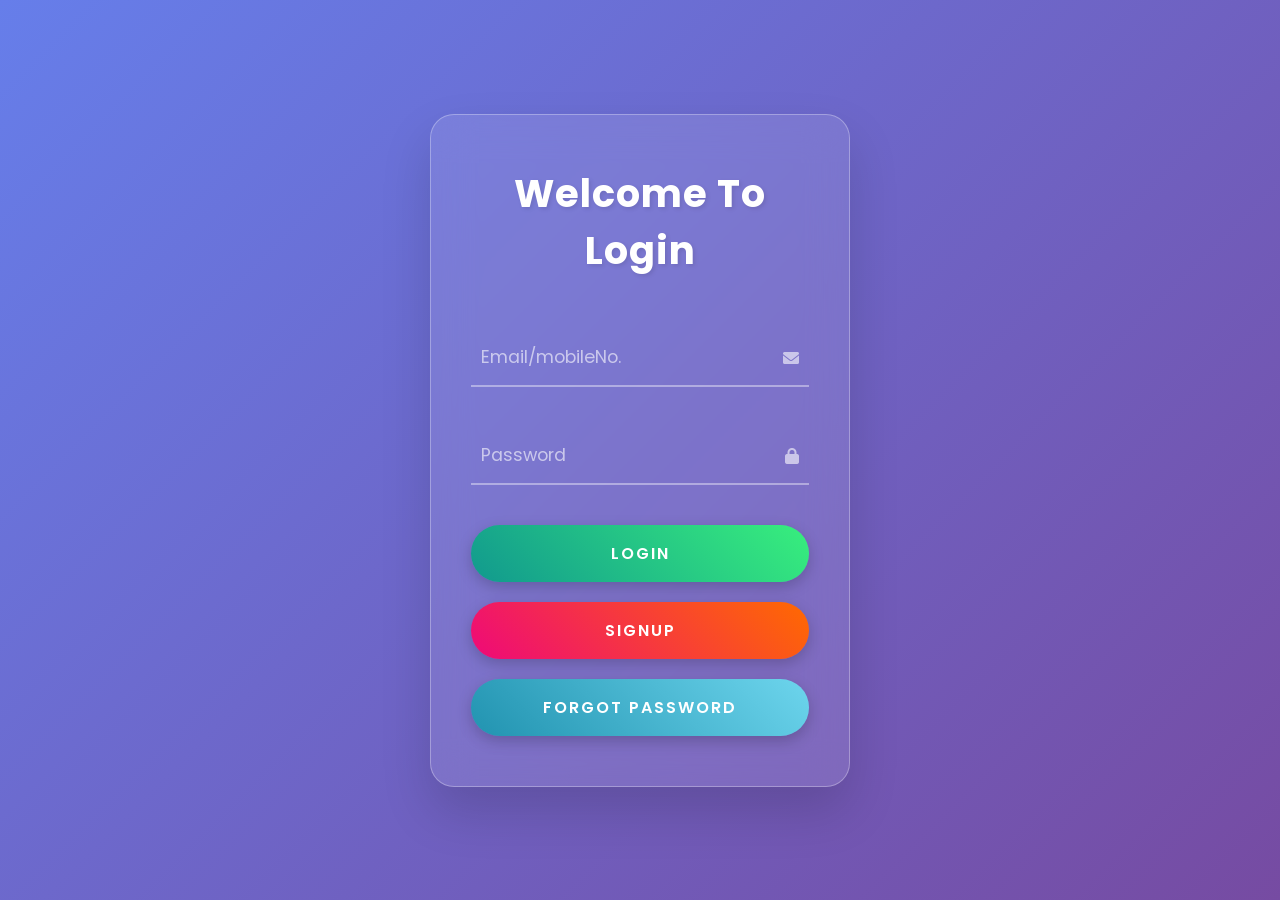
<file: E-LearningWeb/src/main/webapp/login.html>
<!DOCTYPE html>
<html lang="en">

<head>
    <meta charset="UTF-8">
    <meta name="viewport" content="width=device-width, initial-scale=1.0">
    <title>Login Page</title>
    <link rel="stylesheet" href="./css/login.css">
    <link rel="stylesheet" href="https://cdnjs.cloudflare.com/ajax/libs/font-awesome/6.0.0-beta3/css/all.min.css">
    <script>
        function redirectToForgotPassword() {
            window.location.href = 'forgotPassword.html';
        }
    </script>
</head>

<body>
    <div class="container">
        <div class="login-box">
            <h2>Welcome To Login</h2>
            <form>
                <div class="input-group">
                    <input type="email" required>
                    <label>Email/mobileNo.</label>
                    <i class="fas fa-envelope"></i>
                </div>
                <div class="input-group">
                    <input type="password" required>
                    <label>Password</label>
                    <i class="fas fa-lock"></i>
                </div>
                <div class="button-group">
                    <button type="submit" class="btn login-btn">Login</button>
                    <button type="button" class="btn signup-btn"
                        onclick="window.location.href='signup.html'">Signup</button>
                    <button type="button" class="btn forgot-btn" onclick="redirectToForgotPassword()">Forgot
                        Password</button>
                </div>
            </form>
        </div>
    </div>
</body>

</html>
</file>
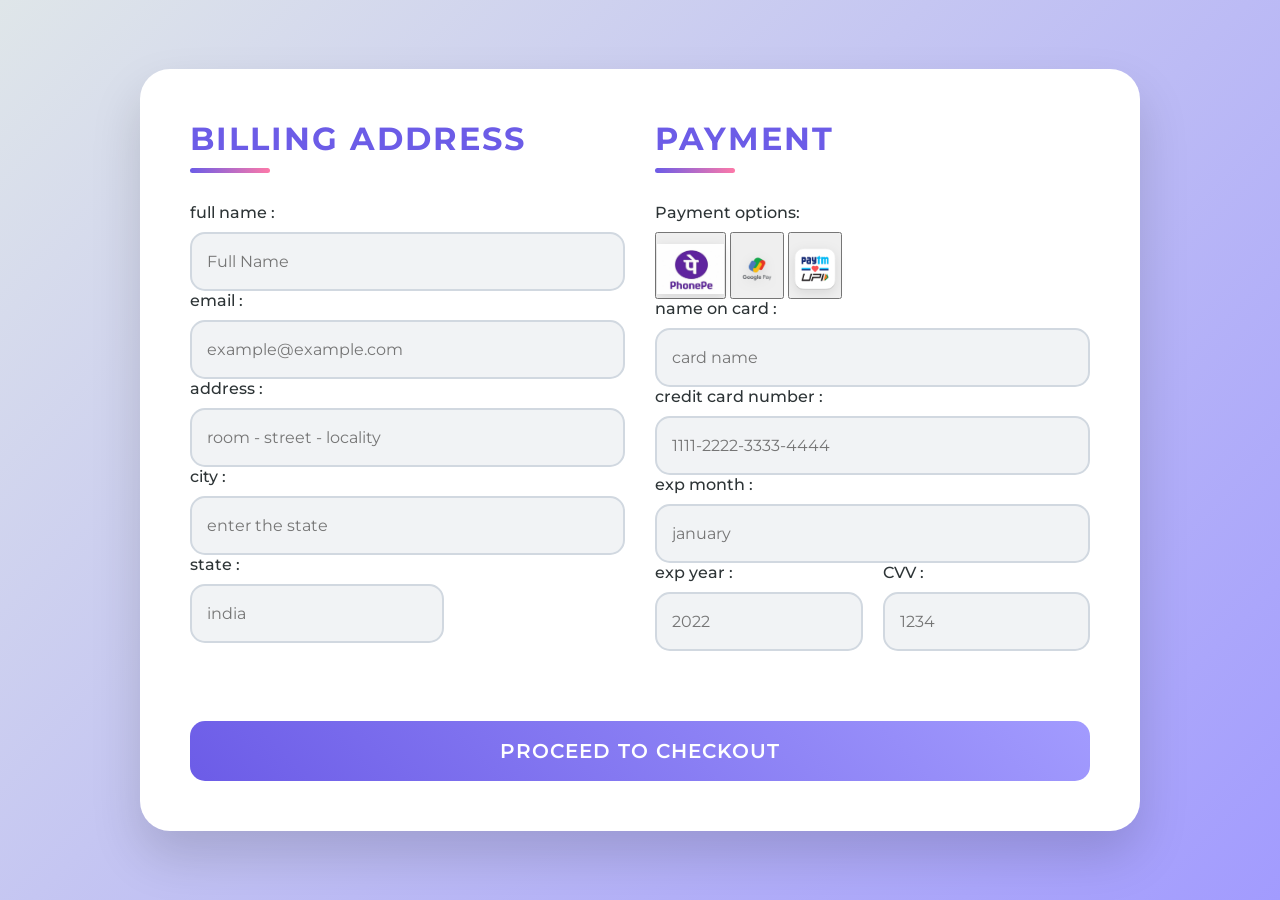
<file: E-LearningWeb/src/main/webapp/payment.html>
<!DOCTYPE html>
<html lang="en">
<head>
    <meta charset="UTF-8">
    <meta http-equiv="X-UA-Compatible" content="IE=edge">
    <meta name="viewport" content="width=device-width, initial-scale=1.0">
    
    <!-- custom css file link  -->
    <link rel="stylesheet" href="css/payment.css">
    <!-- @import url('https://fonts.googleapis.com/css2?family=Poppins:wght@100;300;400;500;600&display=swap'); -->

</head>
<body>

<div class="container">

    <form action="">

        <div class="row">

            <div class="col">

                <h3 class="title">billing address</h3>

                <div class="inputBox">
                    <span>full name :</span>
                    <input type="text" placeholder="Full Name">
                </div>
                <div class="inputBox">
                    <span>email :</span>
                    <input type="email" placeholder="example@example.com">
                </div>
                <div class="inputBox">
                    <span>address :</span>
                    <input type="text" placeholder="room - street - locality">
                </div>
                <div class="inputBox">
                    <span>city :</span>
                    <input type="text" placeholder="enter the state">
                </div>

                <div class="flex">
                    <div class="inputBox">
                        <span>state :</span>
                        <input type="text" placeholder="india">
                    </div>
                </div>

            </div>

            <div class="col">

                <h3 class="title">payment</h3>


                
                <div class="inputBox">
                    <span>Payment options:</span>
                    <div class="payment-options">
                        <button class="payment-button">
                            <img src="images/phonepay.png" alt="Phone Pay">
                        </button>
                        <button class="payment-button">
                            <img src="images/google-pay.png" alt="Google Pay">
                        </button>
                        <button class="payment-button">
                            <img src="images/paytm.png" alt="Paytm">
                        </button>
                    </div>
                </div>



                <div class="inputBox">
                    <span>name on card :</span>
                    <input type="text" placeholder="card name">
                </div>


                <div class="inputBox">
                    <span>credit card number :</span>
                    <input type="number" placeholder="1111-2222-3333-4444">
                </div>


                <div class="inputBox">
                    <span>exp month :</span>
                    <input type="text" placeholder="january">
                </div>

                <div class="flex">
                    <div class="inputBox">
                        <span>exp year :</span>
                        <input type="number" placeholder="2022">
                    </div>


                    <div class="inputBox">
                        <span>CVV :</span>
                        <input type="text" placeholder="1234">
                    </div>
                </div>

            </div>
    
        </div>

        <input type="submit" value="proceed to checkout" class="submit-btn">

    </form>

</div>    
    
</body>
</html>
</file>
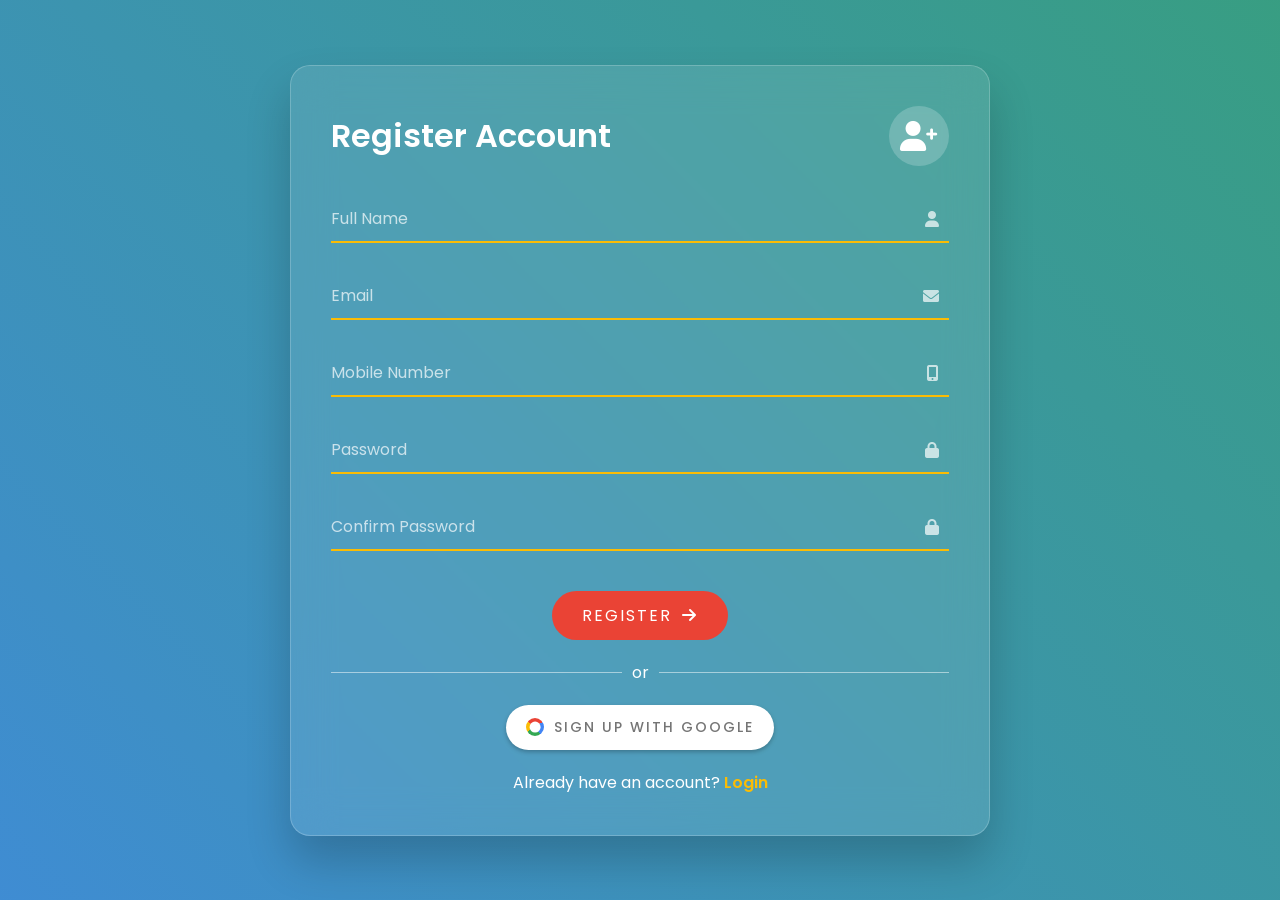
<file: E-LearningWeb/src/main/webapp/registration.html>
<!DOCTYPE html>
<html lang="en">
<head>
    <meta charset="UTF-8">
    <meta name="viewport" content="width=device-width, initial-scale=1.0">
    <title>Sign Up Page</title>
    <link rel="stylesheet" href="css/registration.css">
    <link rel="stylesheet" href="https://cdnjs.cloudflare.com/ajax/libs/font-awesome/6.0.0-beta3/css/all.min.css">
</head>
    <body>
        <div class="container">
            <div class="register-box">
                <div class="header">
                    <h2>Register Account</h2>
                    <div class="icon-container">
                        <i class="fas fa-user-plus"></i>
                    </div>
                </div>
                <form action="registration.html" method="post">
                    <div class="input-group">
                        <input type="text" name="full_name" required>
                        <label>Full Name</label>
                        <i class="fas fa-user"></i>
                    </div>
                    <div class="input-group">
                        <input type="email" name="email" required>
                        <label>Email</label>
                        <i class="fas fa-envelope"></i>
                    </div>
                    <div class="input-group">
                        <input type="tel" name="mobile" required>
                        <label>Mobile Number</label>
                        <i class="fas fa-mobile-alt"></i>
                    </div>
                    <div class="input-group">
                        <input type="password" name="password" required>
                        <label>Password</label>
                        <i class="fas fa-lock"></i>
                    </div>
                    <div class="input-group">
                        <input type="password" name="confirm_password" required>
                        <label>Confirm Password</label>
                        <i class="fas fa-lock"></i>
                    </div>
                    <div class="button-group">
                        <button type="submit" class="btn signup-btn">
                            <span>Register</span>
                            <i class="fas fa-arrow-right"></i>
                        </button>
                    </div>
                </form>
                <div class="or-separator">
                    <span>or</span>
                </div>
                <div class="social-signup">
                    <button class="btn google-btn">
                        <div class="google-icon"></div>
                        <span>Sign up with Google</span>
                    </button>
                </div>
                <div class="login-link">
                    Already have an account? <a href="login.html">Login</a>
                </div>
            </div>
        </div>
    </html>
    <script src="main.js"></script>
</body>
</html>
</file>
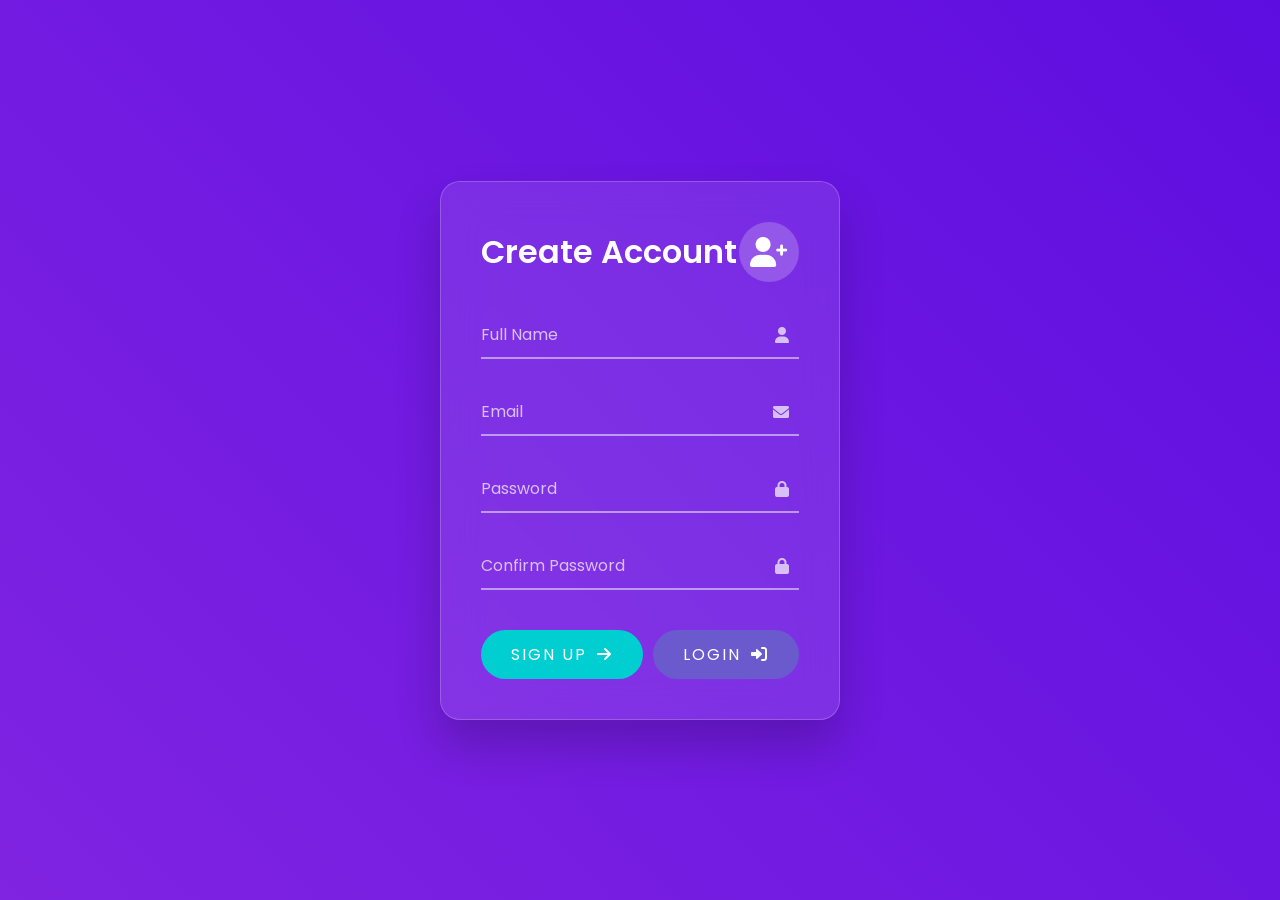
<file: E-LearningWeb/src/main/webapp/signup.html>
<!DOCTYPE html>
<html lang="en">
<head>
    <meta charset="UTF-8">
    <meta name="viewport" content="width=device-width, initial-scale=1.0">
    <title>Sign Up Page</title>
    <link rel="stylesheet" href="css/signup.css">
    <link rel="stylesheet" href="https://cdnjs.cloudflare.com/ajax/libs/font-awesome/6.0.0-beta3/css/all.min.css">
</head>
<body>
    <div class="container">
        <div class="signup-box">
            <div class="header">
                <h2>Create Account</h2>
                <div class="icon-container">
                    <i class="fas fa-user-plus"></i>
                </div>
            </div>
            <form>
                <form action="signup.html" method="post">
                    <div class="input-group">
                        <input type="text" name="full_name" required>
                        <label>Full Name</label>
                        <i class="fas fa-user"></i>
                    </div>
                    <div class="input-group">
                        <input type="email" name="email" required>
                        <label>Email</label>
                        <i class="fas fa-envelope"></i>
                    </div>
                
                    <div class="input-group">
                        <input type="password" name="password" required>
                        <label>Password</label>
                        <i class="fas fa-lock"></i>
                    </div>
                    <div class="input-group">
                        <input type="password" name="confirm_password" required>
                        <label>Confirm Password</label>
                        <i class="fas fa-lock"></i>
                    </div>
                    <div class="button-group">
                        <button type="submit" class="btn signup-btn">
                            <span>Sign Up</span>
                            <i class="fas fa-arrow-right"></i>
                        </button>
                        <button type="button" class="btn login-btn" onclick="window.location.href='login.html'">
                            <span>Login</span>
                            <i class="fas fa-sign-in-alt"></i>
                        </button>
                    </div>
                </form>
                
    <script src="main.js"></script>
</body>
</html>
</file>
<file: E-LearningWeb/src/main/webapp/css/style.css>
* {
    margin: 0;
    padding: 0;
    outline: 0;
    text-decoration: none;
    list-style: none;
    box-sizing: border-box;
}

:root {
    --color-primary: #6c63ff;
    --color-success: #00bf8e;
    --color-warning: #f7c94b;
    --color-danger: #f7c94b;
    --color-danger-variant: rgba(247, 88, 66, 0.4);
    --color-white: #fff;
    --color-light: rgba(255, 255, 255, 0.7);
    --color-black: #000;
    --color-bg: #1f2641;
    --color-bg1: #2e3267;
    --color-bg2: #424890;

    --container-width-lg: 76%;
    --container-width-md: 90%;
    --container-width-sm: 94%;
    --transition: all 400ms ease;
}

body {
    font: "Montserrat", sans-serif;
    line-height: 1.7;
    background: var(--color-bg);
    color: var(--color-white);
}

.container {
    width: var(--container-width-lg);
    margin: 0 auto;
}

section {
    padding: 6rem 0;
}

section h2 {
    text-align: center;
    margin-bottom: 4rem;
}

h1,
h2,
h3,
h4,
h5 {
    line-height: 1.2;
}

h1 {
    font-size: 2.4rem;
}

h2 {
    font-size: 2rem;
}

h3 {
    font-size: 1.6rem;
}

h4 {
    font-size: 1.3rem;
}

a {
    color: var(--color-white);
}

img {
    width: 100%;
    display: block;
    object-fit: cover;
}

.btn {
    display: inline;
    background: var(--color-white);
    color: var(--color-black);
    padding: 1rem 2rem;
    border: 1px solid transparent;
    font-weight: 500;
    transition: var(--transition);
}

.btn:hover {
    background: transparent;
    color: var(--color-white);
    border-color: var(--color-white);
}

.btn-primary {
    background: var(--color-danger);
    color: var(--color-white);
}

/* Navbar */
nav {
    /* background: red; */
    width: 100vw;
    height: 3rem;
    position: fixed;
    top: 0;
    z-index: 11;
}

/* change navbar style on scroll using javascript */
.window-scroll {
    background: var(--color-primary);
    box-shadow: 0 1rem 2rem rgba(0 0 0 0.2);
}

/* -----------------------------------close */
.nav__container {
    height: 100%;
    display: flex;
    justify-content: space-between;
    align-items: center;
    padding: 0 2rem;
}

nav button {
    display: none;
}

.nav__menu {
    display: flex;
    align-items: center;
    gap: 4rem;




}

.nav__menu a {
    font-size: 0.9rem;
    transition: var(--transition);
    font-weight: bold;

}

.nav__menu a:hover {

    color: var(--color-bg2);
}

/* ---------------------HEADER SECTION START------ */

header {
    position: relative;
    top: 5rem;
    overflow: hidden;
    height: 70vh;
    margin-bottom: 5rem;

}

.header__container {
    display: grid;
    grid-template-columns: 1fr 1fr;
    align-items: center;
    gap: 5rem;
    height: 100%;
}

.header__left p {
    margin: 1rem 0 2.4rem;
}

/* ------ICONS CATEGORies -------*/
.categories {
    background: var(--color-bg1);
    height: 33rem;
}

.categories h1 {
    line-height: 1;
    margin-bottom: 3rem;
}

.categories__container {
    display: grid;
    grid-template-columns: 40% 60%;


}

.category__left {
    margin-right: 4rem;
}

.categories__left p {
    margin: 1rem 0 3rem;
}

.categories__right {
    display: grid;
    grid-template-columns: repeat(3, 1fr);
    gap: 1.2rem;
}

.category {
    background: var(--color-bg2);
    padding: 2rem;
    border-radius: 2rem;
    transition: var(--transition);
}

.category:hover {
    box-shadow: 0 3rem 3rem rgba(192, 13, 165, 0.3);
    z-index: 1;
}

.category:nth-child(2) .category__icon {
    background: var(--color-danger);
}

.category:nth-child(3) .category__icon {
    background: var(--color-success);
}

.category:nth-child(4) .category__icon {
    background: var(--color-warning);
}

.category:nth-child(5) .category__icon {
    background: var(--color-success);
}


.category__icon {
    background: var(--color-primary);
    padding: 0.7rem;
    border-radius: 0.9rem;
}

.category h5 {
    margin: 2rem 0 1rem;
}

.category p {
    font: size 0.85rem;
}


/* ------------------Popular Courses-------------------- */


.courses {
    margin-top: 10rem;
}

.courses__container {
    display: grid;
    grid-template-columns: repeat(3, 1fr);
    gap: 2rem;
}

.course {
    background: var(--color-bg1);
    text-align: center;
    border: 1px solid transparent;
    transition: var(--transition);

}


.course:hover {
    background: transparent;
    border-color: var(--color-primary);
}

.course__info {
    padding: 2rem;
}

.course__info p {
    margin: 1.2rem 0 2rem;
    font-size: 0.9rem;
}


/* <!-- ------------------------------style  of FAQs start-------------------- --> */


.faqs {
    background: var(--color-bg1);
    box-shadow: 0 0 3rem rgba(0, 0, 0, 0.5);
}

.faqs__container {
    display: grid;
    grid-template-columns: 1fr 1fr;
    gap: 1rem;
}


.faq {
    padding: 2rem;
    display: flex;
    align-items: center;
    gap: 1.4rem;
    height: fit-content;
    background: var(--color-primary);
    cursor: pointer;

}


.faq h4 {
    font-size: 1rem;
    line-height: 2.2;
}

.faq__icon {
    align-self: flex-start;
    font-size: 1.2rem;

}

.faq p {
    margin-top: 0.8rem;
    display: none;
}


.faq.open p {
    display: block;
}



/* ----------------Test Monials----------------- */


.testimonials__container {
    overflow-x: hidden;
    position: relative;
    margin-bottom: 5rem;

}

.testimonial {
    padding-top: 2rem;

}

.avatar {
    width: 6rem;
    height: 6rem;
    border-radius: 50%;
    overflow: hidden;
    margin: 0 auto 1rem;

}

.testimonial__info {
    text-align: center;
}

.testimonial__body {
    background: var(--color-primary);
    padding: 2rem;
    margin-top: 3rem;
    position: relative;
}

.testimonial__body::before {
    content: "";
    display: block;
    background: linear-gradient(135deg, transparent, var(--color-primary), var(--color-primary), var(--color-primary));
    width: 3rem;
    height: 3rem;
    position: absolute;
    left: 50%;
    top: -1.5rem;
    transform: rotate(45deg);
}

/* -------------------Footer style start------------------ */
.footer {
    background: var(--color-bg1);
    padding-top: 5rem;
    font-size: 0.9rem;

}

.footer__container {
    display: grid;
    grid-template-columns: repeat(4, 1fr);
    gap: 5rem;
}

.footer__container>div h4 {
    margin-bottom: 1.2rem;

}

.footer__1 p {
    margin: 0 0 2rem;
}

footer ul li {
    margin-bottom: 0.7rem;
}

footer ul li a:hover {
    text-decoration: underline;
}

.footer__socials {
    display: flex;
    gap: 1rem;
    font-size: 1.2rem;
    margin-top: 2rem;
}

.footer__copyright {
    text-align: center;
    margin-top: 4rem;
    padding: 1.2rem 0;
    border-top: 1px solid var(--color-bg2);
}


/* -------------------------------------------------footer icon design------------------ */



.footer__socials {
    display: flex;
    gap: 1rem;
    font-size: 1.2rem;
    margin-top: 2rem;
}

.footer__socials a {
    background: var(--color-bg2);
    color: var(--color-white);
    padding: 0.7rem;
    border-radius: 50%;
    transition: var(--transition);
}

.footer__socials a:hover {
    background: var(--color-white);
    color: var(--color-bg2);
    transform: translateY(-5px);
}

.footer__copyright {
    text-align: center;
    margin-top: 4rem;
    padding: 1.2rem 0;
    border-top: 1px solid var(--color-bg2);
    color: var(--color-light);
}
.footer__socials {
    justify-content: center;
}




/* ------------------------footer icon design close------------------- */



/* -------------Media Queries Table----------- */

@media screen and (max-width: 1024px) {
    .container {
        width: var(--container-width-md);
    }

    h1 {
        font-size: 2.2rem;
    }

    h2 {
        font-size: 1.7rem;
    }

    h3 {
        font-size: 1.4rem;
    }

    h4 {
        font-size: 1.2rem;
    }

    /* ----------------------------NAVBAR------------------------------------ */

    nav button {
        display: inline-block;
        background: transparent;
        font-size: 1.8rem;
        color: var(--color-white);
        cursor: pointer;
    }

    nav button#close-menu-btn {
        display: none;
    }

    .nav__menu {
        position: fixed;
        top: 5rem;
        right: 5%;
        height: fit-content;
        width: 18rem;
        flex-direction: column;
        gap: 0;
        display: none;
    }

    .nav__menu li {
        width: 100%;
        height: 6rem;
        animation: animateNavItems 1s linear forwards;
        transform-origin: top right;
        opacity: 0;
    }

    .nav__menu li:nth-child(2) {
        animation-delay: 200ms;

    }

    .nav__menu li:nth-child(3) {
        animation-delay: 400ms;

    }

    .nav__menu li:nth-child(4) {
        animation-delay: 600ms;

    }



    @keyframes animateNavItems {
        0% {
            transform: rotateZ(-90deg)rotateX(90deg) scale(0.1);
        }

        100% {
            transform: rotateZ(0) rotateX(0) scale(1);
            opacity: 1;
        }

    }



    .nav__menu li a {
        background: var(--color-primary);
        box-shadow: -4rem 6rem 10rem rgba(0, 0, 0, 0.6);
        width: 100%;
        height: 100%;
        display: grid;
        place-items: center;
    }

    .nav__menu li a:hover {
        background: var(--color-bg2);
        color: var(--color-white);
    }


    /* --------------------Header Section---------- */


header{
    height:52vh;
    margin-bottom: 4rem;


}

.header__container{
    gap:0;
    padding-bottom: 3rem;

}


/* ----------categories---------- */

.categories{
    height: auto;


}

.categories__container{
    grid-template-columns: 1fr;
    gap: 3rem;
    
}

.categories__left{
    margin-right: 0;
    
}

/* ------------------------popular course---------------------- */

.courses{
    margin-top: 0;
}
.courses__container{
    grid-template-columns: 1fr 1fr;
}

/* ----------------------------faqs--------------- */



.faqs__container{
    grid-template-columns: 1fr;
}
.faq{
    padding:1.5rem
}

/* -------------------footer-------------- */
.footer__container{
    grid-template-columns: 1fr 1fr;
}

}
/* -------media query------------------------- */


@media screen and (max-width:600px) {
.container{
    width: var(--container-width-sm);

}
    
/* ----------------navbar---------------- */
.nav__menu{
    right: 3%;

}

/* -----------header--------- */
header{
    height: 100vh;
    text-align:center 
    
}
 
.header__left p{
    margin-bottom: 1.3rem;

}

/* -------------------------category-------------- */
.categories__right{
    grid-template-columns: 1fr 1fr;
    gap: 0.7rem;
}
.category__icon{
    margin-top: 4px;
    display: inline-block;

}

/* ----------popular Courses----- */
.categories__container{
    grid-template-columns: 1fr;
}

/* --------testimonialSection -------*/


.testimonial__body{
    padding: 1.2rem;
}

/* ---------------footer--------- */

.footer__container{
    grid-template-columns: 1fr;
    text-align: center;
    gap: 2rem;

}
.footer__1 p{
    margin: 1rem auto;

}
.footer__socials{
    justify-content: center;
}
}
</file>
<file: E-LearningWeb/src/main/webapp/css/about.css>
:root {
    --color-primary: #6c63ff;
    --color-success: #00bf8e;
    --color-warning: #f7c94b;
    --color-danger: #ff7782;
    --color-danger-variant: rgba(247, 88, 66, 0.4);
    --color-white: #fff;
    --color-light: rgba(255, 255, 255, 0.7);
    --color-black: #000;
    --color-bg: #1f2641;
    --color-bg1: #2e3267;
    --color-bg2: #424890;
    
    --container-width-lg: 76%;
    --container-width-md: 90%;
    --container-width-sm: 94%;
    
    --transition: all 400ms ease;
}

/* Footer Social Icons */
.footer {
    background: var(--color-bg1);
    padding-top: 5rem;
    font-size: 0.9rem;

}

.footer__container {
    display: grid;
    grid-template-columns: repeat(4, 1fr);
    gap: 5rem;
    margin-top: 5rem;
}

.footer__container>div h4 {
    margin-bottom: 1.2rem;

}

.footer__1 p {
    margin: 0 0 2rem;
}

footer ul li {
    margin-bottom: 0.7rem;
}

footer ul li a:hover {
    text-decoration: underline;
}

.footer__socials {
    display: flex;
    gap: 1rem;
    font-size: 1.2rem;
    margin-top: 2rem;
}

.footer__copyright {
    text-align: center;
    margin-top: 4rem;
    padding: 1.2rem 0;
    border-top: 1px solid var(--color-bg2);
}


/* Achievements Section */
.about__achievements {
    margin-top: 5rem;
    background: linear-gradient(to bottom, var(--color-bg), var(--color-bg1));
    padding: 5rem 0;
}

.about__achievements-container {
    display: grid;
    grid-template-columns: 40% 60%;
    gap: 5rem;
    align-items: center;
}

.about__achievements-right > p {
    margin: 2rem 0 3rem;
    line-height: 1.6;
}

.achievements__cards {
    display: grid;
    grid-template-columns: repeat(3, 1fr);
    gap: 2.5rem;
}

.achievement__card {
    background: var(--color-bg1);
    padding: 2rem;
    border-radius: 1.5rem;
    text-align: center;
    transition: var(--transition);
    box-shadow: 0 10px 20px rgba(0, 0, 0, 0.1);
}

.achievement__card:hover {
    background: var(--color-bg2);
    box-shadow: 0 15px 30px rgba(0, 0, 0, 0.3);
    transform: translateY(-10px);
}

.achievement__icon {
    background: var(--color-danger);
    padding: 0.8rem;
    border-radius: 1rem;
    display: inline-block;
    margin-bottom: 2rem;
    font-size: 2.5rem;
    color: var(--color-white);
}

.achievement__card:nth-child(2) .achievement__icon {
    background: var(--color-success);
}

.achievement__card:nth-child(3) .achievement__icon {
    background: var(--color-primary);
}

.achievement__card h3 {
    font-size: 1.5rem;
    margin-bottom: 1rem;
}

.achievement__card p {
    margin-top: 1rem;
    color: var(--color-light);
}

/* Team Section */
.team {
    background: var(--color-bg1);
    box-shadow: inset 0 0 3rem rgba(0, 0, 0, 0.3);
    padding: 5rem 0;
}

.team__container {
    display: grid;
    grid-template-columns: repeat(4, 1fr);
    gap: 3rem;
}

.team__member {
    background: var(--color-bg2);
    padding: 3rem;
    border: 1px solid transparent;
    transition: var(--transition);
    position: relative;
    overflow: hidden;
}

.team__member:hover{
background: transparent;
border-color: var(--color-primary);
}

.team__member-image img{
    filter: saturate(0);

}
.team__member:hover img{
    filter: saturate(1);
}

.team__member-info *{
    text-align: center;
    margin-top: 1.4 rem;

}

.team__member-info p{
    color: var(--color-light);
    
}
.team__member-socials{
    position:absolute;
    top: 50%;
    right: 0%;
    display: flex;
    transform: translateY(-50%);
    right: -100%;
    flex-direction: column;
    background: var(--color-primary);
    border-radius: 1rem 0 0 1rem;
box-shadow: -2rem 0 -2rem rgba(0, 0, 0, 0.3) ;
transition: var(--transition);

}

.team__member:hover .team__member-socials {
    right: 0%; /* Show it when hovering */
}
.team__member-socials a{
    padding: 1rem;

}

/* ---------------------------End the team member content ------------------------- */



/* Tablet Devices (Portrait and Landscape) */
/* Tablet Devices */
@media (min-width: 600px) and (max-width: 1024px) {
    .footer__container {
        grid-template-columns: repeat(2, 1fr); /* Two columns for tablets */
    }

    .footer__socials {
        flex-direction: column; /* Stack social icons vertically */
    }
}

/* Phone Devices */
@media (max-width: 599px) {
    .footer__container {
        grid-template-columns: 1fr; /* Single column for phones */
    }

    .footer__socials {
        flex-direction: column; /* Stack social icons vertically */
        align-items: center; /* Center icons */
    }

    .footer__socials a {
        padding: 0.5rem; /* Adjust padding for smaller screens */
    }
}
</file>
<file: E-LearningWeb/src/main/webapp/css/courses.css>
:root {
    --color-primary: #6c63ff;
    --color-success: #00bf8e;
    --color-warning: #f7c94b;
    --color-danger: #ff7782;
    --color-danger-variant: rgba(247, 88, 66, 0.4);
    --color-white: #fff;
    --color-light: rgba(255, 255, 255, 0.7);
    --color-black: #000;
    --color-bg: #1f2641;
    --color-bg1: #2e3267;
    --color-bg2: #424890;
    
    --container-width-lg: 76%;
    --container-width-md: 90%;
    --container-width-sm: 94%;
    
    --transition: all 400ms ease;
}

/* Footer Social Icons */
.footer {
    background: var(--color-bg1);
    padding-top: 5rem;
    font-size: 0.9rem;

}

.footer__container {
    display: grid;
    grid-template-columns: repeat(4, 1fr);
    gap: 5rem;
    margin-top: 5rem;
}

.footer__container>div h4 {
    margin-bottom: 1.2rem;

}

.footer__1 p {
    margin: 0 0 2rem;
}

footer ul li {
    margin-bottom: 0.7rem;
}

footer ul li a:hover {
    text-decoration: underline;
}

.footer__socials {
    display: flex;
    gap: 1rem;
    font-size: 1.2rem;
    margin-top: 2rem;
}

.footer__copyright {
    text-align: center;
    margin-top: 4rem;
    padding: 1.2rem 0;
    border-top: 1px solid var(--color-bg2);
}

.courses{
    margin-top: 1rem;
}
</file>
<file: E-LearningWeb/src/main/webapp/css/contact.css>
:root {
    --color-primary: #6c63ff;
    --color-success: #00bf8e;
    --color-warning: #f7c94b;
    --color-danger: #ff7782;
    --color-danger-variant: rgba(247, 88, 66, 0.4);
    --color-white: #fff;
    --color-light: rgba(255, 255, 255, 0.7);
    --color-black: #000;
    --color-bg: #1f2641;
    --color-bg1: #2e3267;
    --color-bg2: #424890;
    
    --container-width-lg: 76%;
    --container-width-md: 90%;
    --container-width-sm: 94%;
    
    --transition: all 400ms ease;
}

/* Footer Social Icons */
.footer {
    background: var(--color-bg1);
    padding-top: 5rem;
    font-size: 0.9rem;

}

.footer__container {
    display: grid;
    grid-template-columns: repeat(4, 1fr);
    gap: 5rem;
    margin-top: 5rem;
}

.footer__container>div h4 {
    margin-bottom: 1.2rem;

}

.footer__1 p {
    margin: 0 0 2rem;
}

footer ul li {
    margin-bottom: 0.7rem;
}

footer ul li a:hover {
    text-decoration: underline;
}

.footer__socials {
    display: flex;
    gap: 1rem;
    font-size: 1.2rem;
    margin-top: 2rem;
}

.footer__copyright {
    text-align: center;
    margin-top: 4rem;
    padding: 1.2rem 0;
    border-top: 1px solid var(--color-bg2);
}

/*---------------------------------------- footer end --------------------- */

.contact__container{
    background: var(--color-bg1);
    padding: 4rem;
    display: grid;
    grid-template-columns: 40%  60%;
    gap: 4rem;
    height: 30rem;
    margin:7rem auto ;
    border-radius: 1rem;

}
.contact__aside{
background: var(--color-primary);
padding: 3rem;
border-radius: 1rem;
position: relative;
bottom: 10rem;
}
.aside__image{
    width: 12rem;
    margin-bottom: 2rem;

}
.contact__aside h2{
    text-align: left;
    margin: 1rem;
}

.contact__aside p{
    font-size: 0.9rem;
    margin-bottom: 2rem;
}

.contact__details li{
    display:grid;
    gap: 1rem;
    align-items: center;
    margin-bottom: 1rem;

}

.contact__socials{
    display: flex;
    gap: 0.8rem;
    margin-top: 3rem;

}

.contact__socials a{
background:var(--color-bg2) ;
padding: 0.5rem;
border-radius: 50%;
font-size: 0.9rem;
transition: var(--transition);

}

.contact__socials a:hover{
     background:transparent ;
}


/* ------- contact form   End----------------- */




/* ------------- message box start------------------*/

.contact__form{
    display: flex;
    flex-direction: column;
    gap: 1.2rem;
    margin-right: 4rem;


}

.form__name{
    display: flex;
    gap: 1.2rem;

}

.contact__form input[type="text"]{
    width: 50%;

}

input,textarea{
width: 100%;
padding: 1rem;
background: var(--color-bg);
color: var(--color-white);
}

.contact__form.btn{
    width: max-content;
    margin-top: 1rem;
    cursor: pointer;
}


/* ------------- end  message box start------------------*/


/* ----------------media quearies tablet ----------------*/

@media screen  and(max-width:1024px){
.contact{
 padding-bottom:0; 
}
.contact__container{
    gap: 1.5rem;
    margin-top: 3rem;
    height: auto;
    padding: 1.5rem;
}
.contact__aside{
    width: auto;
    padding: 1.5rem;
    bottom: 0;
}
    .contact__form{
        align-items: center;
        margin-right: 1.5rem;
    }
}

/* ----------------media quearies  phone----------------*/

@media screen  and(max-width:600px){
    .contact__container{
grid-template-columns: 1fr;
gap: 3rem;
margin-top: 0;
padding:0 ;
}

.contact__form{
    margin: 0 1.5rem 3rem;
}

.form__name{
    flex-direction: column;
}

.form__name input[type="text"]{
width: 100%;
}
}
</file>
<file: E-LearningWeb/src/main/webapp/css/login.css>
@import url('https://fonts.googleapis.com/css2?family=Poppins:wght@300;400;500;600&display=swap');

* {
    margin: 0;
    padding: 0;
    box-sizing: border-box;
    font-family: 'Poppins', sans-serif;
}

body {
    display: flex;
    justify-content: center;
    align-items: center;
    min-height: 100vh;
    background: linear-gradient(135deg, #667eea 0%, #764ba2 100%);
    overflow: hidden;
}

.container {
    position: relative;
    width: 420px;
    background: rgba(255, 255, 255, 0.1);
    backdrop-filter: blur(20px);
    border-radius: 24px;
    padding: 50px 40px;
    box-shadow: 0 25px 50px rgba(0, 0, 0, 0.15);
    border: 1px solid rgba(255, 255, 255, 0.3);
}

.login-box h2 {
    color: #fff;
    text-align: center;
    font-size: 2.4em;
    margin-bottom: 50px;
    text-shadow: 2px 2px 4px rgba(0,0,0,0.1);
    letter-spacing: 1px;
}

.input-group {
    position: relative;
    margin-bottom: 40px;
}

.input-group input {
    width: 100%;
    padding: 15px 10px;
    font-size: 1.1em;
    color: #fff;
    border: none;
    border-bottom: 2px solid rgba(255,255,255,0.4);
    outline: none;
    background: transparent;
    transition: 0.3s;
    border-radius: 5px 5px 0 0;
}

.input-group label {
    position: absolute;
    top: 0;
    left: 10px;
    padding: 15px 0;
    font-size: 1.1em;
    color: rgba(255,255,255,0.6);
    pointer-events: none;
    transition: 0.4s;
}

.input-group input:focus ~ label,
.input-group input:valid ~ label {
    top: -25px;
    left: 0;
    color: #6a11cb;
    font-size: 0.9em;
    font-weight: 500;
}

.input-group input:focus,
.input-group input:valid {
    border-bottom: 2px solid #6a11cb;
    background: rgba(255,255,255,0.05);
}

.input-group i {
    position: absolute;
    right: 10px;
    top: 50%;
    transform: translateY(-50%);
    color: rgba(255,255,255,0.6);
    transition: 0.3s;
}

.input-group input:focus ~ i,
.input-group input:valid ~ i {
    color: #6a11cb;
}

.button-group {
    display: flex;
    flex-direction: column;
    gap: 20px;
}

.btn {
    position: relative;
    display: inline-block;
    padding: 16px 20px;
    color: #fff;
    text-decoration: none;
    text-transform: uppercase;
    font-size: 1em;
    font-weight: 600;
    letter-spacing: 2px;
    border-radius: 50px;
    overflow: hidden;
    transition: 0.5s;
    border: none;
    cursor: pointer;
    box-shadow: 0 5px 15px rgba(0,0,0,0.2);
}

.login-btn {
    background: linear-gradient(45deg, #11998e, #38ef7d);
}

.signup-btn {
    background: linear-gradient(45deg, #ee0979, #ff6a00);
}

.forgot-btn {
    background: linear-gradient(45deg, #2193b0, #6dd5ed);
}

.btn:hover {
    transform: translateY(-3px);
    box-shadow: 0 8px 20px rgba(0,0,0,0.3);
}

.btn:active {
    transform: translateY(-1px);
}

.btn::before {
    content: '';
    position: absolute;
    top: 0;
    left: 0;
    width: 100%;
    height: 100%;
    background: linear-gradient(120deg, transparent, rgba(255,255,255,0.3), transparent);
    transition: 0.5s;
    transform: translateX(-100%);
}

.btn:hover::before {
    transform: translateX(100%);
}
</file>
<file: E-LearningWeb/src/main/webapp/css/payment.css>
@import url('https://fonts.googleapis.com/css2?family=Montserrat:wght@300;400;500;600;700&display=swap');

:root {
    --primary-color: #6c5ce7;
    --secondary-color: #a29bfe;
    --accent-color: #fd79a8;
    --background-color: #dfe6e9;
    --card-bg: #ffffff;
    --text-color: #2d3436;
    --input-bg: #f1f3f5;
    --input-border: #d1d8e0;
    --input-focus: #6c5ce7;
    --button-hover: #5649c0;
}

* {
    margin: 0;
    padding: 0;
    box-sizing: border-box;
    font-family: 'Montserrat', sans-serif;
}

body {
    display: flex;
    justify-content: center;
    align-items: center;
    min-height: 100vh;
    background: linear-gradient(135deg, var(--background-color) 0%, var(--secondary-color) 100%);
    padding: 30px 10px;
}

.container {
    max-width: 1000px;
    width: 100%;
    background-color: var(--card-bg);
    padding: 50px;
    box-shadow: 0 25px 50px rgba(0, 0, 0, 0.15);
    border-radius: 30px;
    overflow: hidden;
    transition: all 0.5s cubic-bezier(0.68, -0.55, 0.27, 1.55);
}

.container:hover {
    transform: translateY(-10px) scale(1.02);
    box-shadow: 0 35px 60px rgba(0, 0, 0, 0.2);
}

form {
    display: grid;
    gap: 40px;
}

.row {
    display: grid;
    grid-template-columns: repeat(auto-fit, minmax(280px, 1fr));
    gap: 30px;
}

.title {
    font-size: 32px;
    font-weight: 700;
    color: var(--primary-color);
    margin-bottom: 30px;
    position: relative;
    padding-bottom: 15px;
    text-transform: uppercase;
    letter-spacing: 2px;
}

.title::after {
    content: '';
    position: absolute;
    left: 0;
    bottom: 0;
    height: 5px;
    width: 80px;
    background: linear-gradient(90deg, var(--primary-color), var(--accent-color));
    border-radius: 3px;
    transition: width 0.4s ease;
}

.title:hover::after {
    width: 150px;
}

.inputBox {
    position: relative;
    overflow: hidden;
}

.inputBox span {
    display: block;
    color: var(--text-color);
    margin-bottom: 10px;
    font-size: 16px;
    font-weight: 500;
    transition: all 0.3s ease;
    transform-origin: left;
}

.inputBox input {
    width: 100%;
    padding: 18px 15px;
    border: 2px solid var(--input-border);
    border-radius: 15px;
    font-size: 16px;
    transition: all 0.3s ease;
    background-color: var(--input-bg);
    color: var(--text-color);
}

.inputBox input:focus {
    border-color: var(--input-focus);
    box-shadow: 0 0 0 5px rgba(108, 92, 231, 0.1);
}

.inputBox input:hover {
    border-color: var(--primary-color);
}

.inputBox:hover span {
    color: var(--primary-color);
    transform: scale(1.05);
}

.flex {
    display: flex;
    gap: 20px;
}

.inputBox img {
    height: 50px;
    margin-top: 10px;
    filter: drop-shadow(0 3px 6px rgba(0, 0, 0, 0.1));
    transition: all 0.3s ease;
}

.inputBox img:hover {
    transform: translateY(-5px) scale(1.1);
}

.submit-btn {
    width: 100%;
    padding: 18px;
    font-size: 20px;
    background: linear-gradient(45deg, var(--primary-color), var(--secondary-color));
    color: #fff;
    border: none;
    border-radius: 15px;
    cursor: pointer;
    transition: all 0.4s ease;
    font-weight: 600;
    margin-top: 30px;
    position: relative;
    overflow: hidden;
    text-transform: uppercase;
    letter-spacing: 1px;
}

.submit-btn::before {
    content: '';
    position: absolute;
    top: 0;
    left: -100%;
    width: 100%;
    height: 100%;
    background: linear-gradient(
        120deg,
        transparent,
        rgba(255, 255, 255, 0.4),
        transparent
    );
    transition: all 0.6s ease;
}

.submit-btn:hover::before {
    left: 100%;
}

.submit-btn:hover {
    background: linear-gradient(45deg, var(--secondary-color), var(--primary-color));
    transform: translateY(-5px);
    box-shadow: 0 15px 30px rgba(108, 92, 231, 0.3);
}

@media (max-width: 768px) {
    .container {
        padding: 30px;
    }
    .title {
        font-size: 28px;
    }
}

/* Animations */
@keyframes fadeInUp {
    from { 
        opacity: 0; 
        transform: translateY(30px); 
    }
    to { 
        opacity: 1; 
        transform: translateY(0); 
    }
}

.container {
    animation: fadeInUp 0.8s ease-out;
}

.inputBox input, .submit-btn {
    transition: all 0.4s cubic-bezier(0.68, -0.55, 0.27, 1.55);
}

.inputBox input:focus {
    transform: translateY(-5px);
}

.submit-btn:active {
    transform: scale(0.95);
}

/* Fancy input effect */
.inputBox::after {
    content: '';
    position: absolute;
    bottom: 0;
    left: 0;
    width: 100%;
    height: 3px;
    background: linear-gradient(90deg, var(--primary-color), var(--accent-color));
    transform: scaleX(0);
    transition: transform 0.3s ease;
}

.inputBox:hover::after,
.inputBox input:focus + ::after {
    transform: scaleX(1);
}
</file>
<file: E-LearningWeb/src/main/webapp/css/registration.css>
@import url('https://fonts.googleapis.com/css2?family=Poppins:wght@300;400;500;600&display=swap');

:root {
    --primary-color: #4285F4;
    --secondary-color: #34A853;
    --accent-color: #EA4335;
    --text-color: #fff;
    --background-color: rgba(255, 255, 255, 0.1);
    --input-color: #FBBC05;
    --google-blue: #4285f4;
    --google-red: #ea4335;
    --google-yellow: #fbbc05;
    --google-green: #34a853;
}

* {
    margin: 0;
    padding: 0;
    box-sizing: border-box;
    font-family: 'Poppins', sans-serif;
}

body {
    display: flex;
    justify-content: center;
    align-items: center;
    min-height: 100vh;
    background: linear-gradient(45deg, var(--primary-color), var(--secondary-color));
    background-size: 200% 200%;
    animation: gradientBG 10s ease infinite;
}

@keyframes gradientBG {
    0% {background-position: 0% 50%;}
    50% {background-position: 100% 50%;}
    100% {background-position: 0% 50%;}
}

.container {
    position: relative;
    width: 700px;
    background: var(--background-color);
    backdrop-filter: blur(20px);
    border-radius: 20px;
    padding: 40px;
    box-shadow: 0 25px 45px rgba(0, 0, 0, 0.2);
    border: 1px solid rgba(255, 255, 255, 0.2);
}

.register-box {
    position: relative;
}

.header {
    display: flex;
    align-items: center;
    margin-bottom: 30px;
}

.header h2 {
    color: var(--text-color);
    font-size: 2em;
    font-weight: 600;
    flex-grow: 1;
}

.icon-container {
    width: 60px;
    height: 60px;
    background: rgba(255, 255, 255, 0.2);
    border-radius: 50%;
    display: flex;
    justify-content: center;
    align-items: center;
}

.icon-container i {
    font-size: 30px;
    color: var(--text-color);
}

.input-group {
    position: relative;
    margin-bottom: 30px;
}

.input-group input {
    width: 100%;
    padding: 10px 0;
    font-size: 1em;
    color: var(--text-color);
    border: none;
    border-bottom: 2px solid var(--input-color);
    outline: none;
    background: transparent;
    transition: 0.5s;
}

.input-group label {
    position: absolute;
    top: 0;
    left: 0;
    padding: 10px 0;
    font-size: 1em;
    color: rgba(255, 255, 255, 0.7);
    pointer-events: none;
    transition: 0.5s;
}

.input-group input:focus ~ label,
.input-group input:valid ~ label {
    top: -20px;
    left: 0;
    color: var(--input-color);
    font-size: 0.75em;
}

.input-group i {
    position: absolute;
    right: 10px;
    top: 50%;
    transform: translateY(-50%);
    color: rgba(255, 255, 255, 0.7);
    transition: 0.5s;
}

.input-group input:focus ~ i,
.input-group input:valid ~ i {
    color: var(--input-color);
}

.button-group {
    display: flex;
    justify-content: center;
    margin-top: 40px;
}

.btn {
    position: relative;
    display: inline-flex;
    align-items: center;
    justify-content: center;
    padding: 12px 30px;
    color: var(--text-color);
    text-decoration: none;
    text-transform: uppercase;
    font-size: 1em;
    letter-spacing: 2px;
    border-radius: 40px;
    overflow: hidden;
    transition: 0.5s;
    border: none;
    cursor: pointer;
}

.btn span {
    position: relative;
    z-index: 1;
    transition: 0.5s;
}

.btn i {
    margin-left: 10px;
    transition: 0.5s;
}

.signup-btn {
    background: var(--accent-color);
    color: var(--text-color);
}

.btn:hover {
    box-shadow: 0 0 10px rgba(234, 67, 53, 0.5),
                0 0 20px rgba(234, 67, 53, 0.5),
                0 0 40px rgba(234, 67, 53, 0.5);
    transform: scale(1.05);
}

.btn:hover span {
    transform: translateX(-10px);
}

.btn:hover i {
    transform: translateX(5px);
}

.or-separator {
    display: flex;
    align-items: center;
    text-align: center;
    color: var(--text-color);
    margin: 20px 0;
}

.or-separator::before,
.or-separator::after {
    content: '';
    flex: 1;
    border-bottom: 1px solid rgba(255, 255, 255, 0.5);
}

.or-separator span {
    padding: 0 10px;
}

.social-signup {
    display: flex;
    justify-content: center;
    margin-top: 20px;
}

.google-btn {
    display: flex;
    align-items: center;
    justify-content: center;
    background: #fff;
    color: #757575;
    padding: 12px 20px;
    border-radius: 40px;
    font-weight: 500;
    box-shadow: 0 2px 4px 0 rgba(0,0,0,.25);
    transition: all 0.3s ease;
    border: none;
    cursor: pointer;
}

.google-btn:hover {
    box-shadow: 0 0 6px 3px rgba(66,133,244,.3);
    background: #f8f8f8;
    transform: translateY(-2px);
}

.google-icon {
    width: 18px;
    height: 18px;
    margin-right: 10px;
    background: conic-gradient(from -45deg, #ea4335 110deg, #4285f4 90deg 180deg, #34a853 180deg 270deg, #fbbc05 270deg) 73% 55%/150% 150% no-repeat;
    border-radius: 50%;
    position: relative;
}

.google-icon::before {
    content: '';
    position: absolute;
    top: 50%;
    left: 50%;
    transform: translate(-50%, -50%);
    background: #fff;
    width: 60%;
    height: 60%;
    border-radius: 50%;
}

.google-btn span {
    font-size: 14px;
}

.login-link {
    text-align: center;
    margin-top: 20px;
    color: var(--text-color);
}

.login-link a {
    color: var(--input-color);
    text-decoration: none;
    font-weight: 600;
}

.login-link a:hover {
    text-decoration: underline;
}
</file>
<file: E-LearningWeb/src/main/webapp/css/signup.css>
@import url('https://fonts.googleapis.com/css2?family=Poppins:wght@300;400;500;600&display=swap');

* {
    margin: 0;
    padding: 0;
    box-sizing: border-box;
    font-family: 'Poppins', sans-serif;
}

body {
    display: flex;
    justify-content: center;
    align-items: center;
    min-height: 100vh;
    background: linear-gradient(45deg, #8E2DE2, #4A00E0);
    background-size: 200% 200%;
    animation: gradientBG 10s ease infinite;
}

@keyframes gradientBG {
    0% {background-position: 0% 50%;}
    50% {background-position: 100% 50%;}
    100% {background-position: 0% 50%;}
}

.container {
    position: relative;
    width: 400px;
    background: rgba(255, 255, 255, 0.1);
    backdrop-filter: blur(20px);
    border-radius: 20px;
    padding: 40px;
    box-shadow: 0 25px 45px rgba(0, 0, 0, 0.2);
    border: 1px solid rgba(255, 255, 255, 0.2);
}

.signup-box {
    position: relative;
}

.header {
    display: flex;
    align-items: center;
    margin-bottom: 30px;
}

.header h2 {
    color: #fff;
    font-size: 2em;
    font-weight: 600;
    flex-grow: 1;
}

.icon-container {
    width: 60px;
    height: 60px;
    background: rgba(255, 255, 255, 0.2);
    border-radius: 50%;
    display: flex;
    justify-content: center;
    align-items: center;
}

.icon-container i {
    font-size: 30px;
    color: #fff;
}

.input-group {
    position: relative;
    margin-bottom: 30px;
}

.input-group input {
    width: 100%;
    padding: 10px 0;
    font-size: 1em;
    color: #fff;
    border: none;
    border-bottom: 2px solid rgba(255, 255, 255, 0.5);
    outline: none;
    background: transparent;
    transition: 0.5s;
}

.input-group label {
    position: absolute;
    top: 0;
    left: 0;
    padding: 10px 0;
    font-size: 1em;
    color: rgba(255, 255, 255, 0.7);
    pointer-events: none;
    transition: 0.5s;
}

.input-group input:focus ~ label,
.input-group input:valid ~ label {
    top: -20px;
    left: 0;
    color: #03e9f4;
    font-size: 0.75em;
}

.input-group i {
    position: absolute;
    right: 10px;
    top: 50%;
    transform: translateY(-50%);
    color: rgba(255, 255, 255, 0.7);
    transition: 0.5s;
}

.input-group input:focus ~ i,
.input-group input:valid ~ i {
    color: #03e9f4;
}

.button-group {
    display: flex;
    justify-content: space-between;
    margin-top: 40px;
}

.btn {
    position: relative;
    display: inline-flex;
    align-items: center;
    justify-content: center;
    padding: 12px 30px;
    color: #fff;
    text-decoration: none;
    text-transform: uppercase;
    font-size: 1em;
    letter-spacing: 2px;
    border-radius: 40px;
    overflow: hidden;
    transition: 0.5s;
    border: none;
    cursor: pointer;
}

.btn span {
    position: relative;
    z-index: 1;
    transition: 0.5s;
}

.btn i {
    margin-left: 10px;
    transition: 0.5s;
}

.signup-btn {
    background: #00CED1;
}

.login-btn {
    background: #6A5ACD;
}

.btn:hover {
    box-shadow: 0 0 10px rgba(3, 233, 244, 0.5),
                0 0 20px rgba(3, 233, 244, 0.5),
                0 0 40px rgba(3, 233, 244, 0.5);
}

.btn:hover span {
    transform: translateX(-10px);
}

.btn:hover i {
    transform: translateX(5px);
}
</file>
